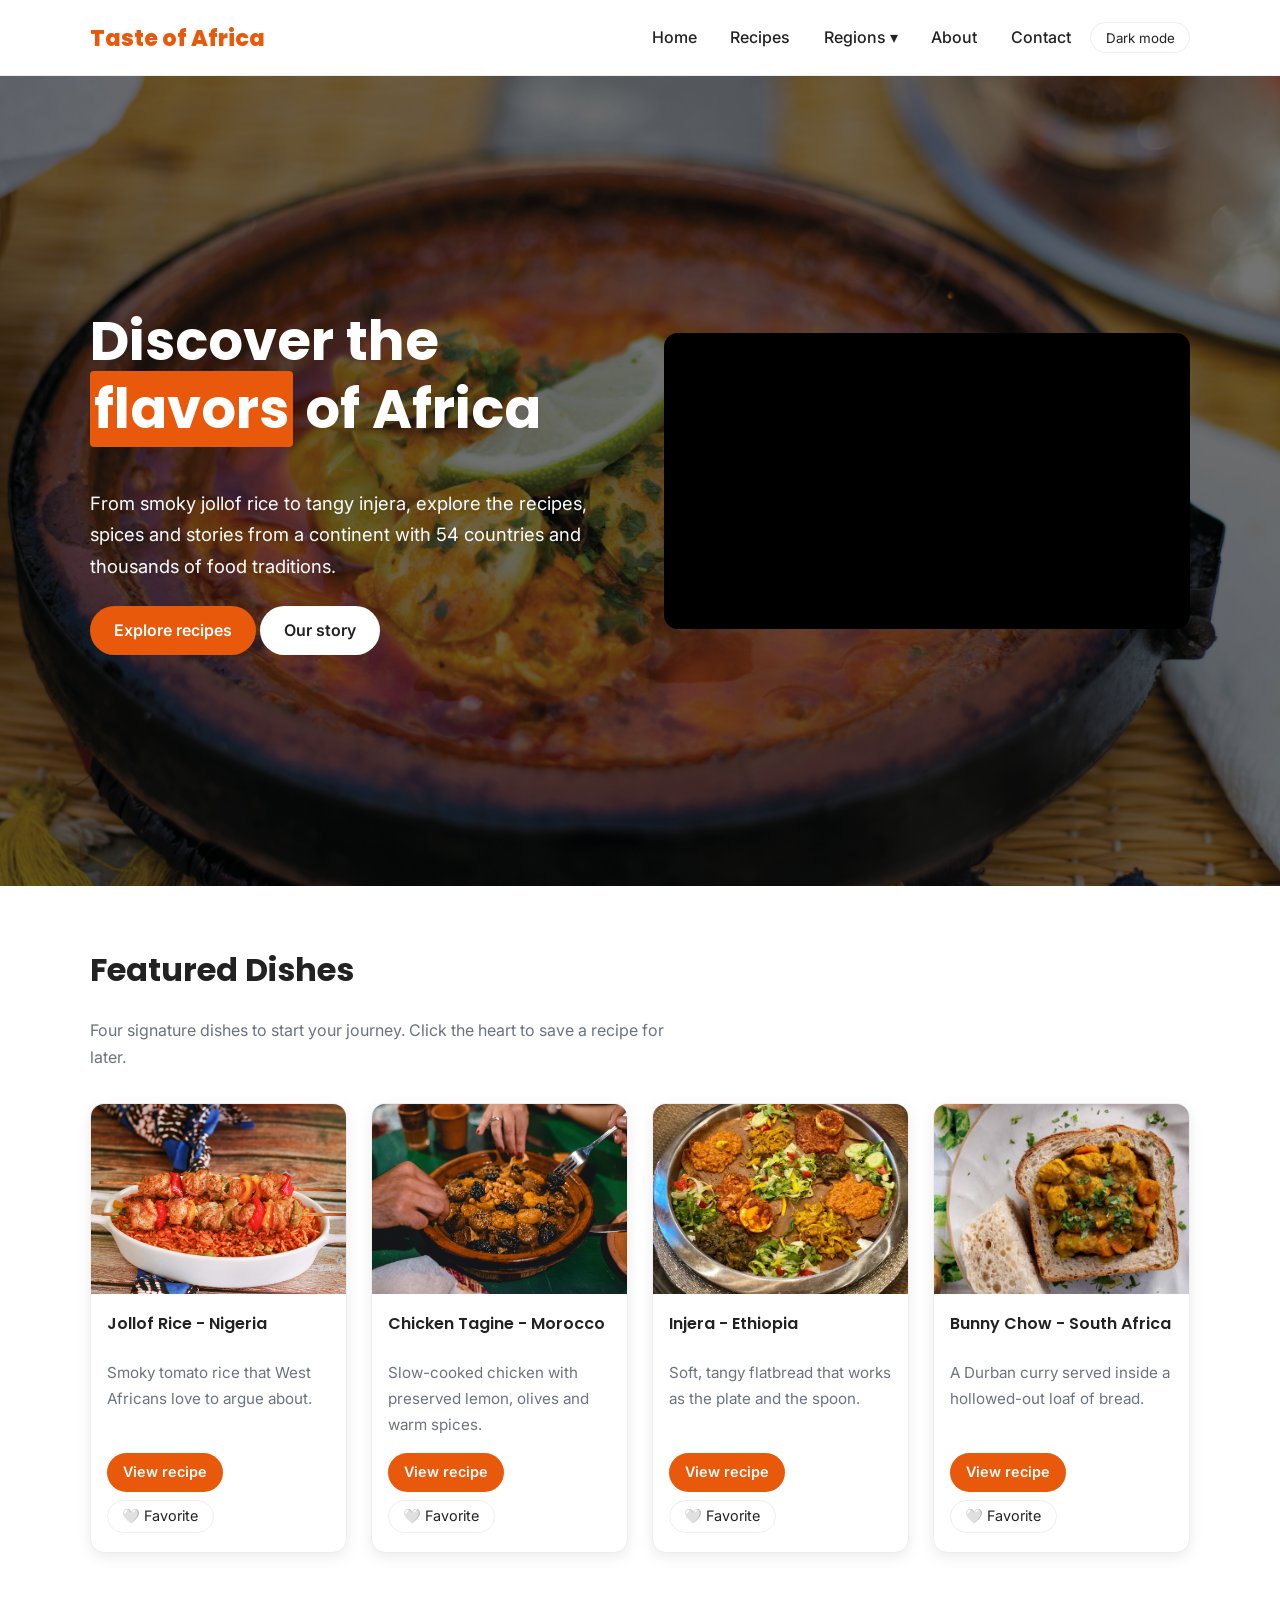
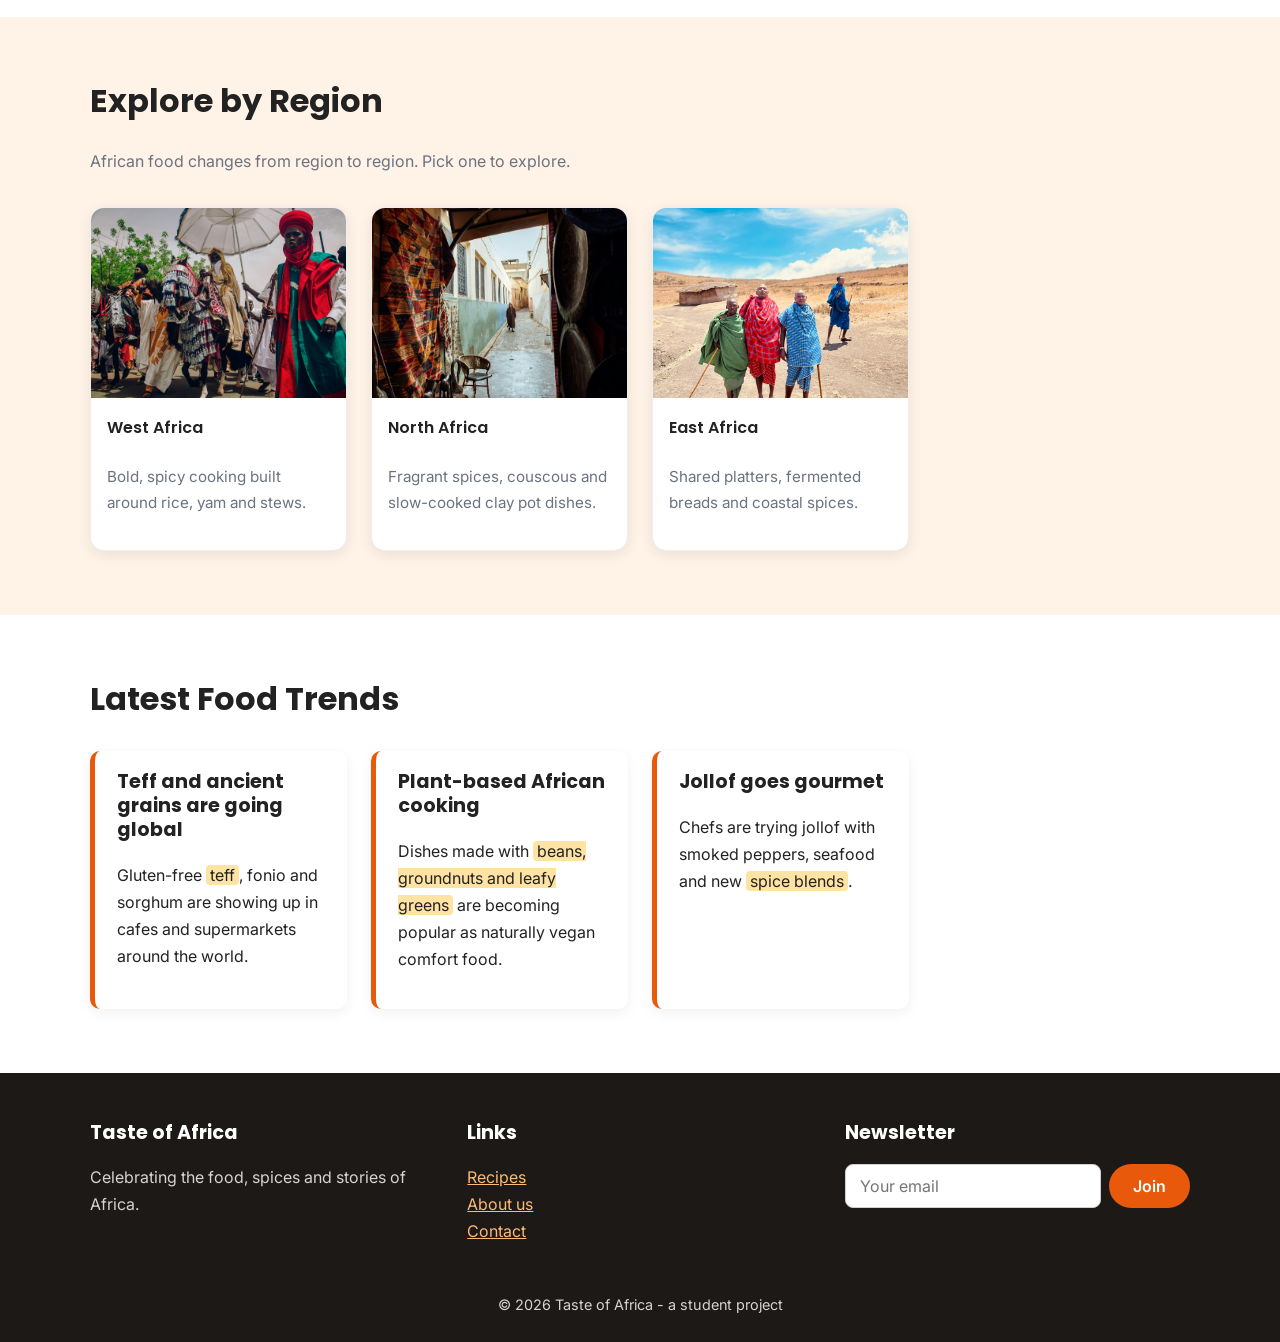
<file: index.html>
<!DOCTYPE html>
<html lang="en">
<head>
  <meta charset="UTF-8">
  <meta name="viewport" content="width=device-width, initial-scale=1.0">
  <title>Home | Taste of Africa</title>
  <link rel="stylesheet" href="styles.css">
</head>
<body>
  <header>
    <div class="container nav-bar">
      <a href="index.html" class="logo">Taste of Africa</a>
      <nav>
        <ul>
          <li><a href="index.html">Home</a></li>
          <li><a href="recipes.html">Recipes</a></li>
          <li class="dropdown">
            <a href="west-africa.html">Regions &#9662;</a>
            <ul class="dropdown-menu">
            <li><a href="west-africa.html">West Africa</a></li>
            <li><a href="north-africa.html">North Africa</a></li>
            <li><a href="east-africa.html">East Africa</a></li>
            <li><a href="southern-africa.html">Southern Africa</a></li>
            </ul>
          </li>
          <li><a href="about.html">About</a></li>
          <li><a href="contact.html">Contact</a></li>
          <li><button id="dark-btn" type="button">Dark mode</button></li>
        </ul>
      </nav>
    </div>
  </header>

  <main>
    <section class="hero">
      <div class="container hero-content">
        <div>
          <h1>Discover the <mark>flavors</mark> of Africa</h1>
          <p>From smoky jollof rice to tangy injera, explore the recipes, spices and stories from a continent with 54 countries and thousands of food traditions.</p>
          <a href="recipes.html" class="btn">Explore recipes</a>
          <a href="about.html" class="btn btn-light">Our story</a>
        </div>
        <div class="video-box">
          <iframe src="https://www.youtube.com/embed/EfZEArZcfAY" title="Introduction to African food culture" allowfullscreen></iframe>
        </div>
      </div>
    </section>

    <section>
      <div class="container">
        <h2>Featured Dishes</h2>
        <p class="subtitle">Four signature dishes to start your journey. Click the heart to save a recipe for later.</p>
        <div class="grid">
        <article class="card recipe-card" data-region="west-africa" data-id="jollof-rice">
          <figure>
            <img src="images/jollof.jpg" alt="Jollof Rice from Nigeria">
            <figcaption>Jollof Rice - Nigeria</figcaption>
          </figure>
          <div class="card-body">
            <p>Smoky tomato rice that West Africans love to argue about.</p>
            <div class="card-buttons">
              <a href="jollof-rice.html" class="btn small-btn">View recipe</a>
              <button type="button" class="fav-btn" data-id="jollof-rice">🤍 Favorite</button>
            </div>
          </div>
        </article>
        <article class="card recipe-card" data-region="north-africa" data-id="chicken-tagine">
          <figure>
            <img src="images/tagine.jpg" alt="Chicken Tagine from Morocco">
            <figcaption>Chicken Tagine - Morocco</figcaption>
          </figure>
          <div class="card-body">
            <p>Slow-cooked chicken with preserved lemon, olives and warm spices.</p>
            <div class="card-buttons">
              <a href="chicken-tagine.html" class="btn small-btn">View recipe</a>
              <button type="button" class="fav-btn" data-id="chicken-tagine">🤍 Favorite</button>
            </div>
          </div>
        </article>
        <article class="card recipe-card" data-region="east-africa" data-id="injera">
          <figure>
            <img src="images/injera.jpg" alt="Injera from Ethiopia">
            <figcaption>Injera - Ethiopia</figcaption>
          </figure>
          <div class="card-body">
            <p>Soft, tangy flatbread that works as the plate and the spoon.</p>
            <div class="card-buttons">
              <a href="injera.html" class="btn small-btn">View recipe</a>
              <button type="button" class="fav-btn" data-id="injera">🤍 Favorite</button>
            </div>
          </div>
        </article>
        <article class="card recipe-card" data-region="southern-africa" data-id="bunny-chow">
          <figure>
            <img src="images/bunny-chow.jpg" alt="Bunny Chow from South Africa">
            <figcaption>Bunny Chow - South Africa</figcaption>
          </figure>
          <div class="card-body">
            <p>A Durban curry served inside a hollowed-out loaf of bread.</p>
            <div class="card-buttons">
              <a href="bunny-chow.html" class="btn small-btn">View recipe</a>
              <button type="button" class="fav-btn" data-id="bunny-chow">🤍 Favorite</button>
            </div>
          </div>
        </article>
        </div>
      </div>
    </section>

    <section class="section-soft">
      <div class="container">
        <h2>Explore by Region</h2>
        <p class="subtitle">African food changes from region to region. Pick one to explore.</p>
        <div class="grid">
        <a href="west-africa.html" class="card region-card">
          <figure>
            <img src="images/west-africa.jpg" alt="Food market in West Africa">
            <figcaption>West Africa</figcaption>
          </figure>
          <div class="card-body"><p>Bold, spicy cooking built around rice, yam and stews.</p></div>
        </a>
        <a href="north-africa.html" class="card region-card">
          <figure>
            <img src="images/north-africa.jpg" alt="Food market in North Africa">
            <figcaption>North Africa</figcaption>
          </figure>
          <div class="card-body"><p>Fragrant spices, couscous and slow-cooked clay pot dishes.</p></div>
        </a>
        <a href="east-africa.html" class="card region-card">
          <figure>
            <img src="images/east-africa.jpg" alt="Food market in East Africa">
            <figcaption>East Africa</figcaption>
          </figure>
          <div class="card-body"><p>Shared platters, fermented breads and coastal spices.</p></div>
        </a>
        </div>
      </div>
    </section>

    <section>
      <div class="container">
        <h2>Latest Food Trends</h2>
        <div class="grid">
        <article class="trend">
          <h3>Teff and ancient grains are going global</h3>
          <p>Gluten-free <mark>teff</mark>, fonio and sorghum are showing up in cafes and supermarkets around the world.</p>
        </article>
        <article class="trend">
          <h3>Plant-based African cooking</h3>
          <p>Dishes made with <mark>beans, groundnuts and leafy greens</mark> are becoming popular as naturally vegan comfort food.</p>
        </article>
        <article class="trend">
          <h3>Jollof goes gourmet</h3>
          <p>Chefs are trying jollof with smoked peppers, seafood and new <mark>spice blends</mark>.</p>
        </article>
        </div>
      </div>
    </section>
  </main>

  <footer>
    <div class="container footer-grid">
      <div>
        <h3>Taste of Africa</h3>
        <p>Celebrating the food, spices and stories of Africa.</p>
      </div>
      <div>
        <h3>Links</h3>
        <p><a href="recipes.html">Recipes</a><br><a href="about.html">About us</a><br><a href="contact.html">Contact</a></p>
      </div>
      <div>
        <h3>Newsletter</h3>
        <form id="newsletter-form" class="newsletter">
          <label for="newsletter-email" style="display:none">Email</label>
          <input type="email" id="newsletter-email" placeholder="Your email" required>
          <button type="submit" class="btn">Join</button>
        </form>
        <p id="newsletter-message"></p>
      </div>
    </div>
    <p class="copyright">&copy; 2026 Taste of Africa - a student project</p>
  </footer>

  <script src="script.js"></script>
</body>
</html>
</file>
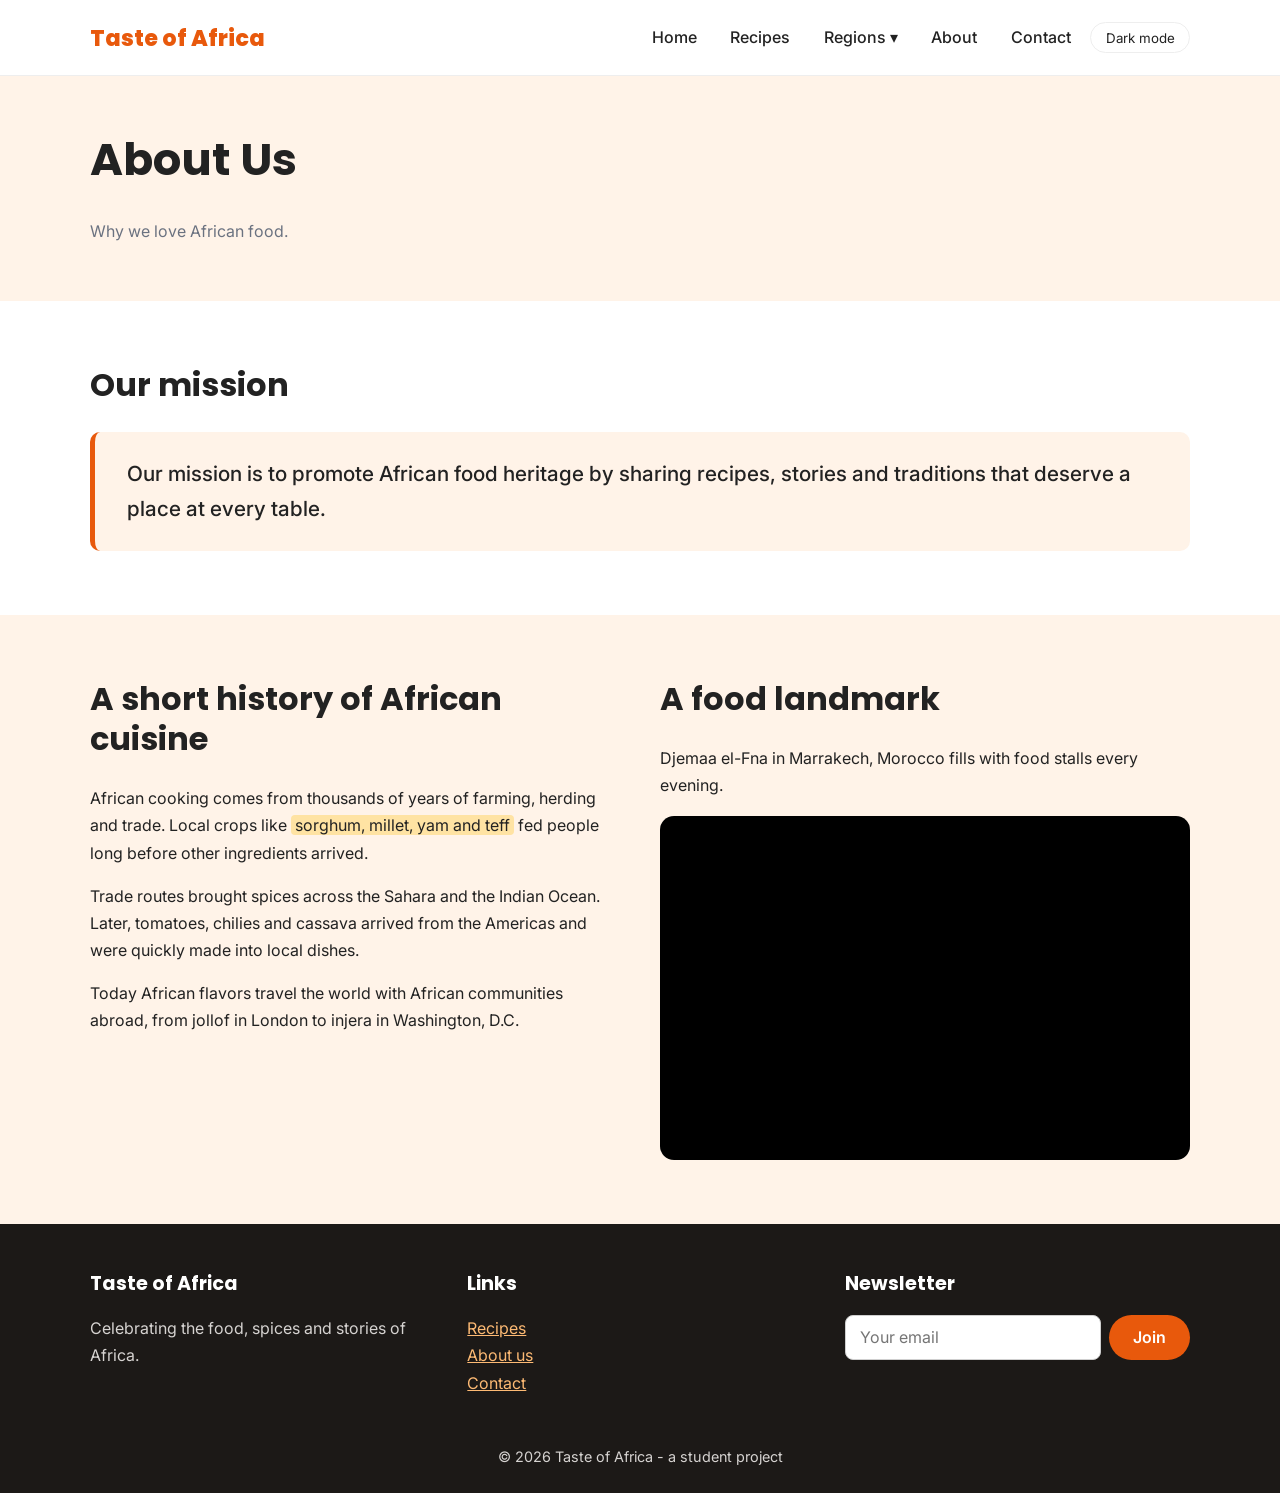
<file: about.html>
<!DOCTYPE html>
<html lang="en">
<head>
  <meta charset="UTF-8">
  <meta name="viewport" content="width=device-width, initial-scale=1.0">
  <title>About Us | Taste of Africa</title>
  <link rel="stylesheet" href="styles.css">
</head>
<body>
  <header>
    <div class="container nav-bar">
      <a href="index.html" class="logo">Taste of Africa</a>
      <nav>
        <ul>
          <li><a href="index.html">Home</a></li>
          <li><a href="recipes.html">Recipes</a></li>
          <li class="dropdown">
            <a href="west-africa.html">Regions &#9662;</a>
            <ul class="dropdown-menu">
            <li><a href="west-africa.html">West Africa</a></li>
            <li><a href="north-africa.html">North Africa</a></li>
            <li><a href="east-africa.html">East Africa</a></li>
            <li><a href="southern-africa.html">Southern Africa</a></li>
            </ul>
          </li>
          <li><a href="about.html">About</a></li>
          <li><a href="contact.html">Contact</a></li>
          <li><button id="dark-btn" type="button">Dark mode</button></li>
        </ul>
      </nav>
    </div>
  </header>

  <main>
    <div class="page-title">
      <div class="container">
        <h1>About Us</h1>
        <p>Why we love African food.</p>
      </div>
    </div>

    <section>
      <div class="container">
        <h2>Our mission</h2>
        <blockquote class="mission">
          Our mission is to promote African food heritage by sharing recipes, stories and traditions that deserve a place at every table.
        </blockquote>
      </div>
    </section>

    <section class="section-soft">
      <div class="container two-columns">
        <div>
          <h2>A short history of African cuisine</h2>
          <p>African cooking comes from thousands of years of farming, herding and trade. Local crops like <mark>sorghum, millet, yam and teff</mark> fed people long before other ingredients arrived.</p>
          <p>Trade routes brought spices across the Sahara and the Indian Ocean. Later, tomatoes, chilies and cassava arrived from the Americas and were quickly made into local dishes.</p>
          <p>Today African flavors travel the world with African communities abroad, from jollof in London to injera in Washington, D.C.</p>
        </div>
        <div>
          <h2>A food landmark</h2>
          <p>Djemaa el-Fna in Marrakech, Morocco fills with food stalls every evening.</p>
          <div class="map-box">
          <iframe src="https://www.google.com/maps?q=Djemaa+el-Fna,+Marrakech,+Morocco&output=embed" title="Map of Djemaa el-Fna, Marrakech"></iframe>
        </div>
        </div>
      </div>
    </section>
  </main>

  <footer>
    <div class="container footer-grid">
      <div>
        <h3>Taste of Africa</h3>
        <p>Celebrating the food, spices and stories of Africa.</p>
      </div>
      <div>
        <h3>Links</h3>
        <p><a href="recipes.html">Recipes</a><br><a href="about.html">About us</a><br><a href="contact.html">Contact</a></p>
      </div>
      <div>
        <h3>Newsletter</h3>
        <form id="newsletter-form" class="newsletter">
          <label for="newsletter-email" style="display:none">Email</label>
          <input type="email" id="newsletter-email" placeholder="Your email" required>
          <button type="submit" class="btn">Join</button>
        </form>
        <p id="newsletter-message"></p>
      </div>
    </div>
    <p class="copyright">&copy; 2026 Taste of Africa - a student project</p>
  </footer>

  <script src="script.js"></script>
</body>
</html>
</file>
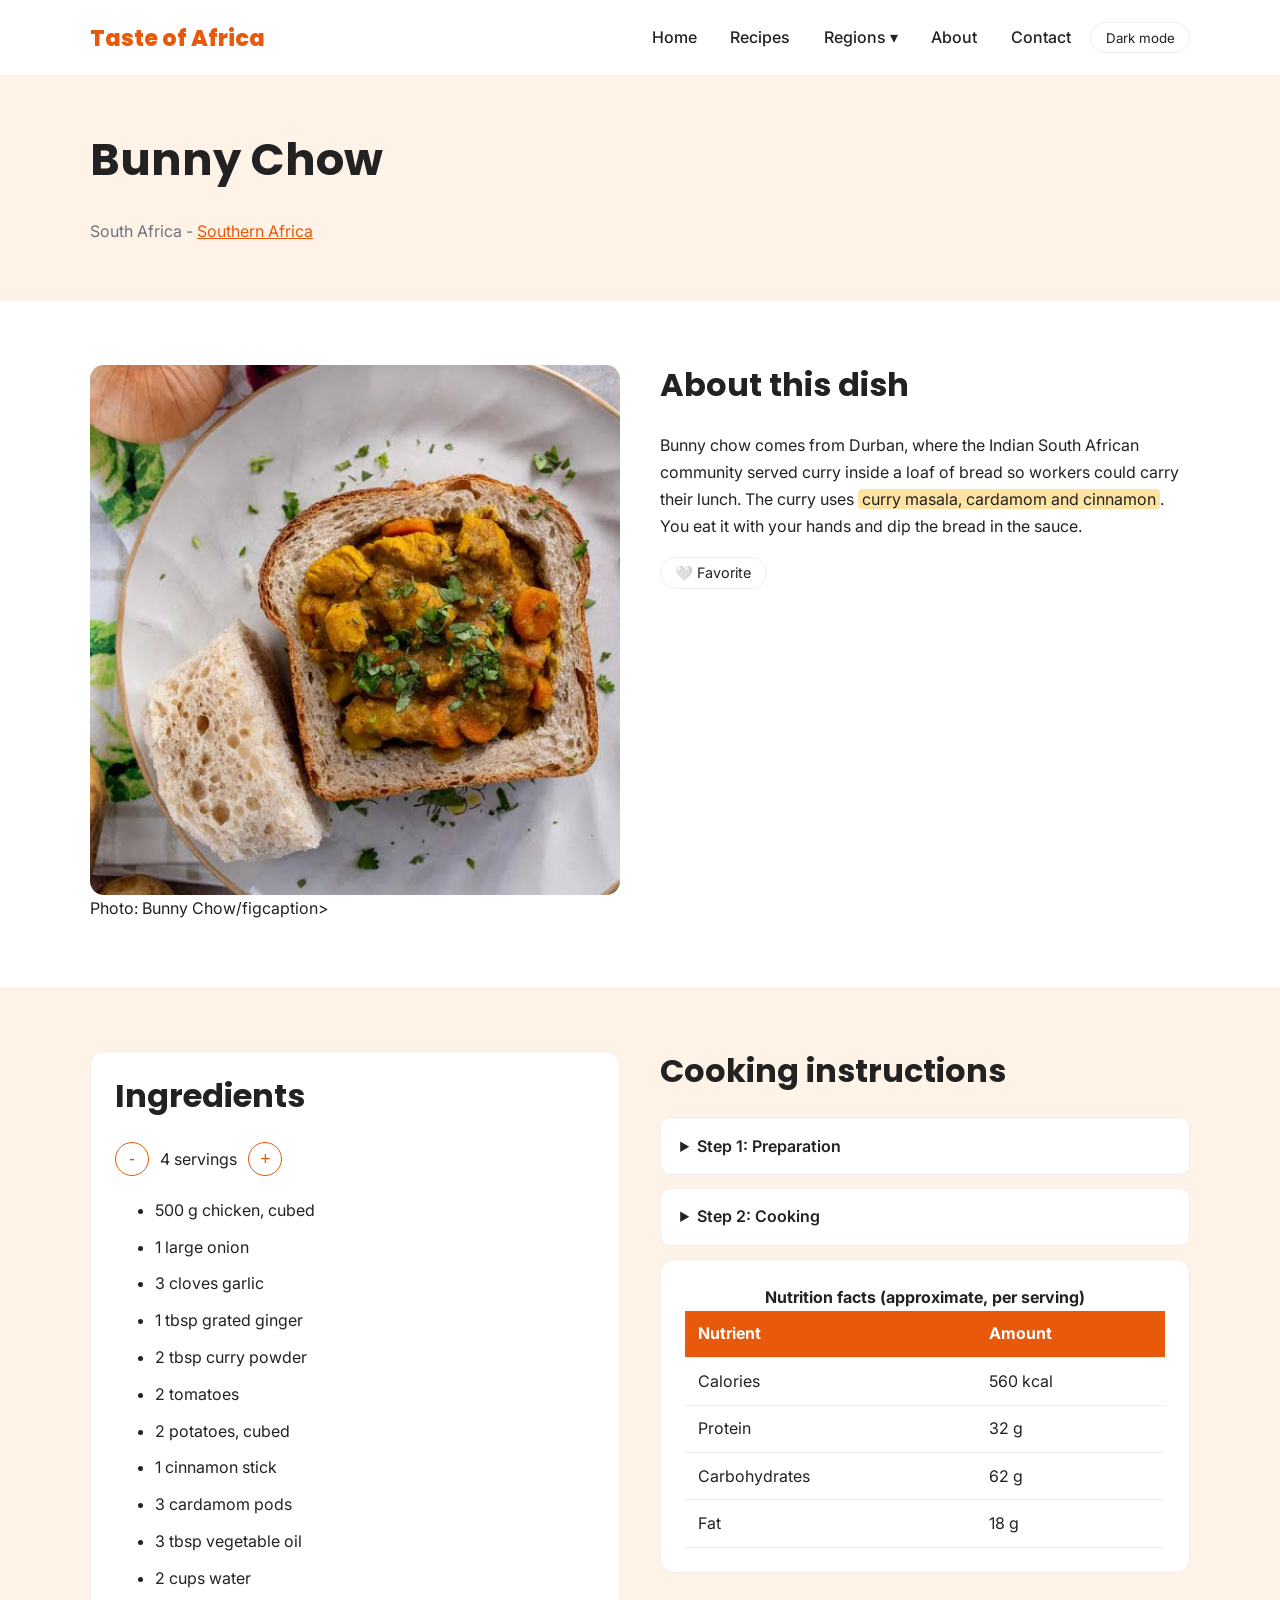
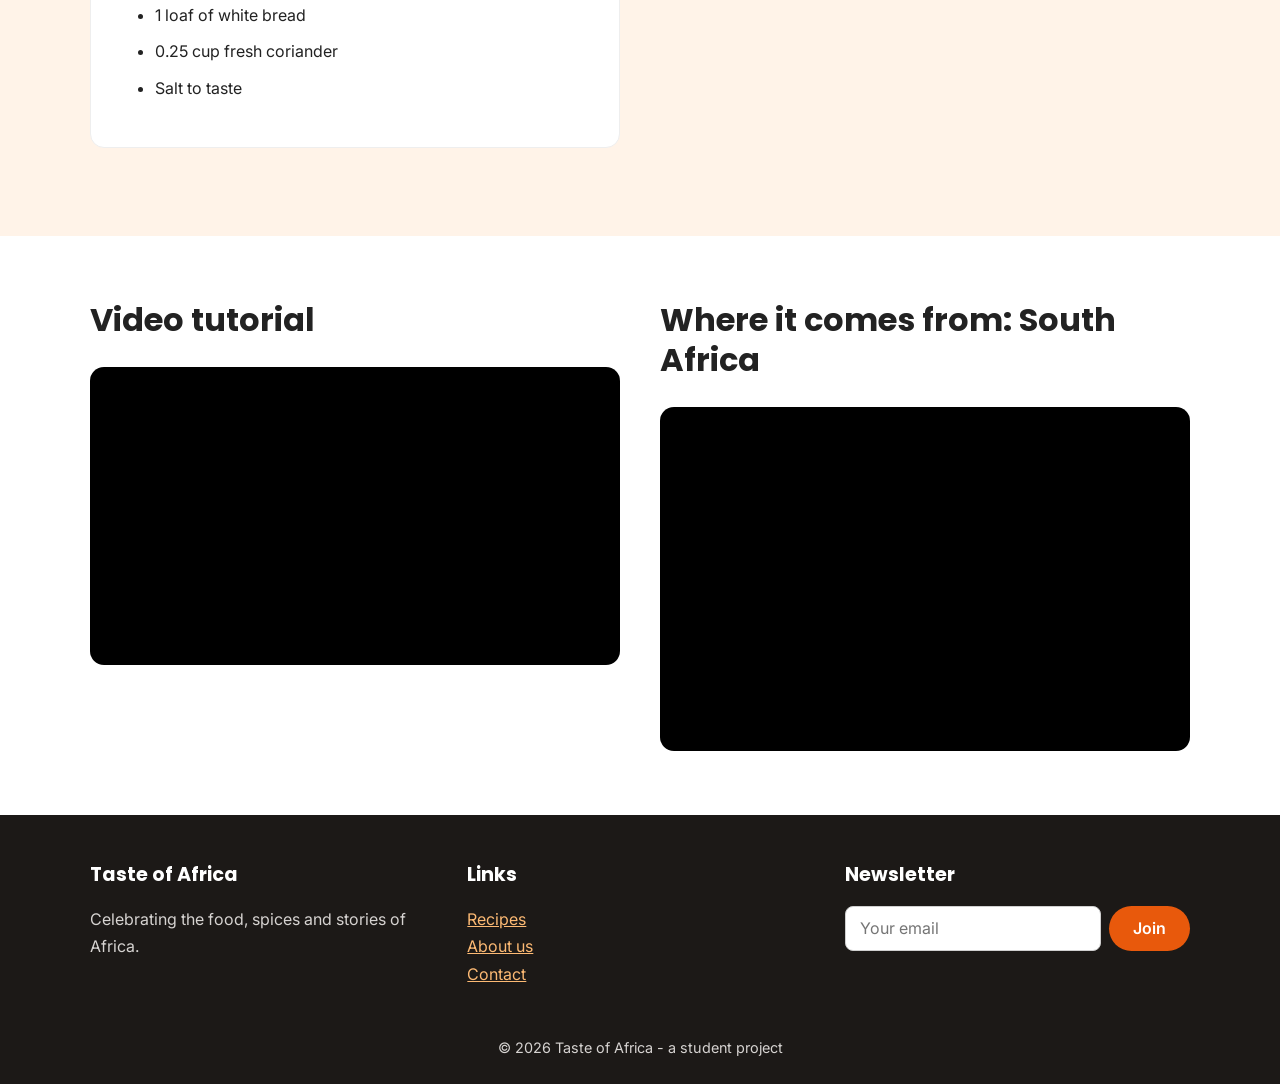
<file: bunny-chow.html>
<!DOCTYPE html>
<html lang="en">
<head>
  <meta charset="UTF-8">
  <meta name="viewport" content="width=device-width, initial-scale=1.0">
  <title>Bunny Chow | Taste of Africa</title>
  <link rel="stylesheet" href="styles.css">
</head>
<body>
  <header>
    <div class="container nav-bar">
      <a href="index.html" class="logo">Taste of Africa</a>
      <nav>
        <ul>
          <li><a href="index.html">Home</a></li>
          <li><a href="recipes.html">Recipes</a></li>
          <li class="dropdown">
            <a href="west-africa.html">Regions &#9662;</a>
            <ul class="dropdown-menu">
            <li><a href="west-africa.html">West Africa</a></li>
            <li><a href="north-africa.html">North Africa</a></li>
            <li><a href="east-africa.html">East Africa</a></li>
            <li><a href="southern-africa.html">Southern Africa</a></li>
            </ul>
          </li>
          <li><a href="about.html">About</a></li>
          <li><a href="contact.html">Contact</a></li>
          <li><button id="dark-btn" type="button">Dark mode</button></li>
        </ul>
      </nav>
    </div>
  </header>

  <main>
    <div class="page-title">
      <div class="container">
        <h1>Bunny Chow</h1>
        <p>South Africa - <a href="southern-africa.html">Southern Africa</a></p>
      </div>
    </div>

    <section>
      <div class="container two-columns">
        <figure style="margin:0">
          <img src="images/bunny-chow.jpg" alt="A plate of Bunny Chow" class="recipe-img">
          <figcaption>Photo: Bunny Chow/figcaption>
        </figure>
        <div>
          <h2>About this dish</h2>
          <p>Bunny chow comes from Durban, where the Indian South African community served curry inside a loaf of bread so workers could carry their lunch. The curry uses <mark>curry masala, cardamom and cinnamon</mark>. You eat it with your hands and dip the bread in the sauce.</p>
          <button type="button" class="fav-btn" data-id="bunny-chow">🤍 Favorite</button>
        </div>
      </div>
    </section>

    <section class="section-soft">
      <div class="container two-columns">
        <div class="box">
          <h2>Ingredients</h2>
          <div class="servings">
            <button type="button" id="minus">-</button>
            <span id="servings-text">4 servings</span>
            <button type="button" id="plus">+</button>
          </div>
          <ul class="ingredients">
            <li><span class="amount" data-amount="500">500</span> g chicken, cubed</li>
            <li><span class="amount" data-amount="1">1</span> large onion</li>
            <li><span class="amount" data-amount="3">3</span> cloves garlic</li>
            <li><span class="amount" data-amount="1">1</span> tbsp grated ginger</li>
            <li><span class="amount" data-amount="2">2</span> tbsp curry powder</li>
            <li><span class="amount" data-amount="2">2</span> tomatoes</li>
            <li><span class="amount" data-amount="2">2</span> potatoes, cubed</li>
            <li><span class="amount" data-amount="1">1</span> cinnamon stick</li>
            <li><span class="amount" data-amount="3">3</span> cardamom pods</li>
            <li><span class="amount" data-amount="3">3</span> tbsp vegetable oil</li>
            <li><span class="amount" data-amount="2">2</span> cups water</li>
            <li><span class="amount" data-amount="1">1</span> loaf of white bread</li>
            <li><span class="amount" data-amount="0.25">0.25</span> cup fresh coriander</li>
            <li>Salt to taste</li>
          </ul>
        </div>
        <div>
          <h2>Cooking instructions</h2>
          <details>
            <summary>Step 1: Preparation</summary>
            <ol>
              <li>Cut the chicken and potatoes into small cubes.</li>
              <li>Cut the loaf into quarters and scoop out the middle, keeping the bread pieces as lids.</li>
            </ol>
          </details>
          <details>
            <summary>Step 2: Cooking</summary>
            <ol>
              <li>Heat the oil and fry the cinnamon and cardamom for 1 minute, then add the onion until golden.</li>
              <li>Add the garlic, ginger and curry powder and stir for 1 minute.</li>
              <li>Add the chicken and tomatoes and cook for 5 minutes, then add the potatoes, water and salt.</li>
              <li>Simmer for 25 to 30 minutes until everything is soft and the sauce is thick.</li>
              <li>Spoon the curry into the bread and top with coriander.</li>
            </ol>
          </details>
          <div class="box">
            <table>
              <caption><strong>Nutrition facts (approximate, per serving)</strong></caption>
              <thead>
                <tr><th>Nutrient</th><th>Amount</th></tr>
              </thead>
              <tbody>
                <tr><td>Calories</td><td>560 kcal</td></tr>
                <tr><td>Protein</td><td>32 g</td></tr>
                <tr><td>Carbohydrates</td><td>62 g</td></tr>
                <tr><td>Fat</td><td>18 g</td></tr>
              </tbody>
            </table>
          </div>
        </div>
      </div>
    </section>

    <section>
      <div class="container two-columns">
        <div>
          <h2>Video tutorial</h2>
          <div class="video-box">
          <iframe src="https://www.youtube.com/embed/wuWNkFNZrUU" title="How to cook Bunny Chow" allowfullscreen></iframe>
        </div>
        </div>
        <div>
          <h2>Where it comes from: South Africa</h2>
          <div class="map-box">
          <iframe src="https://www.google.com/maps?q=Durban,+South+Africa&output=embed" title="Map of South Africa"></iframe>
        </div>
        </div>
      </div>
    </section>
  </main>

  <footer>
    <div class="container footer-grid">
      <div>
        <h3>Taste of Africa</h3>
        <p>Celebrating the food, spices and stories of Africa.</p>
      </div>
      <div>
        <h3>Links</h3>
        <p><a href="recipes.html">Recipes</a><br><a href="about.html">About us</a><br><a href="contact.html">Contact</a></p>
      </div>
      <div>
        <h3>Newsletter</h3>
        <form id="newsletter-form" class="newsletter">
          <label for="newsletter-email" style="display:none">Email</label>
          <input type="email" id="newsletter-email" placeholder="Your email" required>
          <button type="submit" class="btn">Join</button>
        </form>
        <p id="newsletter-message"></p>
      </div>
    </div>
    <p class="copyright">&copy; 2026 Taste of Africa - a student project</p>
  </footer>

  <script src="script.js"></script>
</body>
</html>
</file>
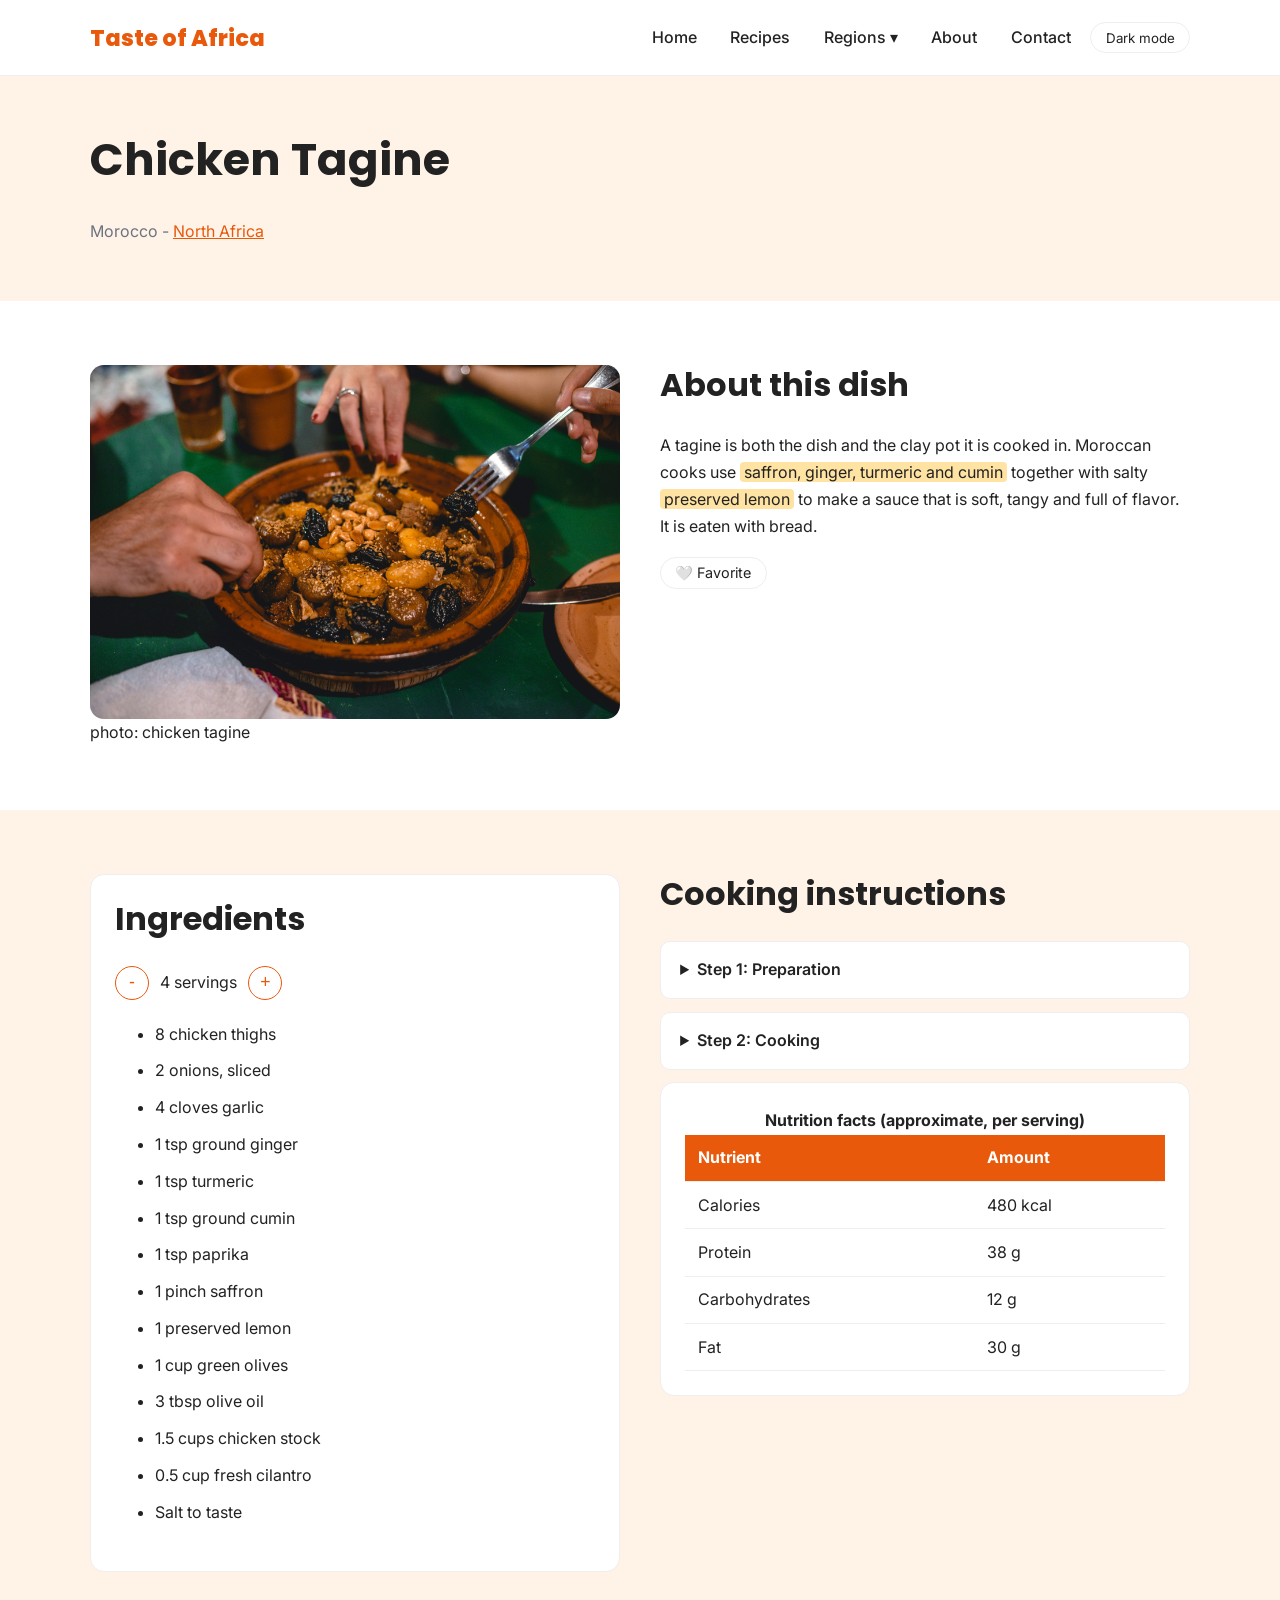
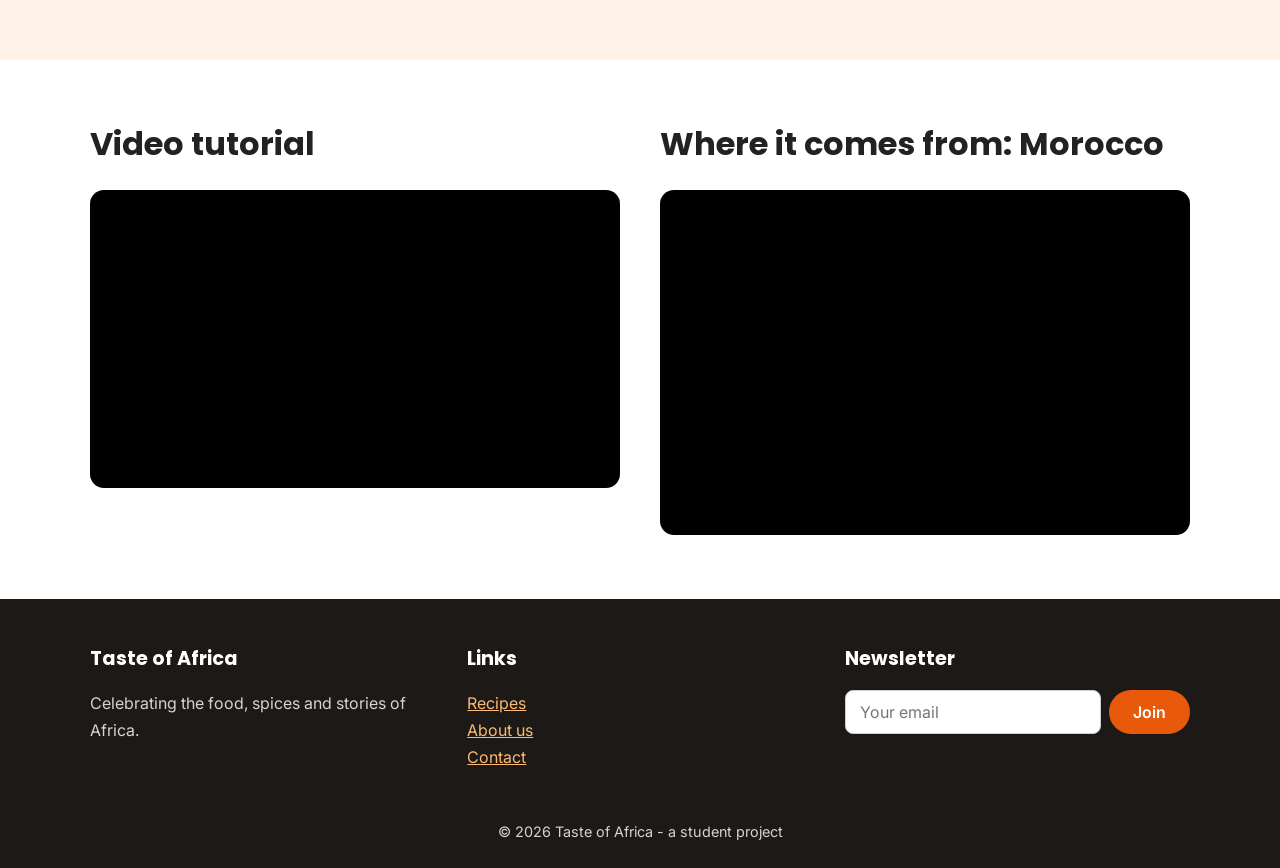
<file: chicken-tagine.html>
<!DOCTYPE html>
<html lang="en">
<head>
  <meta charset="UTF-8">
  <meta name="viewport" content="width=device-width, initial-scale=1.0">
  <title>Chicken Tagine | Taste of Africa</title>
  <link rel="stylesheet" href="styles.css">
</head>
<body>
  <header>
    <div class="container nav-bar">
      <a href="index.html" class="logo">Taste of Africa</a>
      <nav>
        <ul>
          <li><a href="index.html">Home</a></li>
          <li><a href="recipes.html">Recipes</a></li>
          <li class="dropdown">
            <a href="west-africa.html">Regions &#9662;</a>
            <ul class="dropdown-menu">
            <li><a href="west-africa.html">West Africa</a></li>
            <li><a href="north-africa.html">North Africa</a></li>
            <li><a href="east-africa.html">East Africa</a></li>
            <li><a href="southern-africa.html">Southern Africa</a></li>
            </ul>
          </li>
          <li><a href="about.html">About</a></li>
          <li><a href="contact.html">Contact</a></li>
          <li><button id="dark-btn" type="button">Dark mode</button></li>
        </ul>
      </nav>
    </div>
  </header>

  <main>
    <div class="page-title">
      <div class="container">
        <h1>Chicken Tagine</h1>
        <p>Morocco - <a href="north-africa.html">North Africa</a></p>
      </div>
    </div>

    <section>
      <div class="container two-columns">
        <figure style="margin:0">
          <img src="images/tagine.jpg" alt="a plate of chicken tagine" class="recipe-img">
          <figcaption>photo: chicken tagine</figcaption>
        </figure>
        <div>
          <h2>About this dish</h2>
          <p>A tagine is both the dish and the clay pot it is cooked in. Moroccan cooks use <mark>saffron, ginger, turmeric and cumin</mark> together with salty <mark>preserved lemon</mark> to make a sauce that is soft, tangy and full of flavor. It is eaten with bread.</p>
          <button type="button" class="fav-btn" data-id="chicken-tagine">🤍 Favorite</button>
        </div>
      </div>
    </section>

    <section class="section-soft">
      <div class="container two-columns">
        <div class="box">
          <h2>Ingredients</h2>
          <div class="servings">
            <button type="button" id="minus">-</button>
            <span id="servings-text">4 servings</span>
            <button type="button" id="plus">+</button>
          </div>
          <ul class="ingredients">
            <li><span class="amount" data-amount="8">8</span> chicken thighs</li>
            <li><span class="amount" data-amount="2">2</span> onions, sliced</li>
            <li><span class="amount" data-amount="4">4</span> cloves garlic</li>
            <li><span class="amount" data-amount="1">1</span> tsp ground ginger</li>
            <li><span class="amount" data-amount="1">1</span> tsp turmeric</li>
            <li><span class="amount" data-amount="1">1</span> tsp ground cumin</li>
            <li><span class="amount" data-amount="1">1</span> tsp paprika</li>
            <li><span class="amount" data-amount="1">1</span> pinch saffron</li>
            <li><span class="amount" data-amount="1">1</span> preserved lemon</li>
            <li><span class="amount" data-amount="1">1</span> cup green olives</li>
            <li><span class="amount" data-amount="3">3</span> tbsp olive oil</li>
            <li><span class="amount" data-amount="1.5">1.5</span> cups chicken stock</li>
            <li><span class="amount" data-amount="0.5">0.5</span> cup fresh cilantro</li>
            <li>Salt to taste</li>
          </ul>
        </div>
        <div>
          <h2>Cooking instructions</h2>
          <details>
            <summary>Step 1: Preparation</summary>
            <ol>
              <li>Mix the spices with salt and pepper and rub them on the chicken. Leave for 30 minutes.</li>
              <li>Slice the onions, crush the garlic and cut the preserved lemon into quarters.</li>
            </ol>
          </details>
          <details>
            <summary>Step 2: Cooking</summary>
            <ol>
              <li>Brown the chicken in olive oil in a heavy pot, then take it out.</li>
              <li>Cook the onions and garlic in the same pot until soft.</li>
              <li>Put the chicken back, add the stock and saffron, cover and simmer for 40 minutes.</li>
              <li>Add the lemon and olives and cook without the lid for 15 minutes.</li>
              <li>Sprinkle with cilantro and serve with bread or couscous.</li>
            </ol>
          </details>
          <div class="box">
            <table>
              <caption><strong>Nutrition facts (approximate, per serving)</strong></caption>
              <thead>
                <tr><th>Nutrient</th><th>Amount</th></tr>
              </thead>
              <tbody>
                <tr><td>Calories</td><td>480 kcal</td></tr>
                <tr><td>Protein</td><td>38 g</td></tr>
                <tr><td>Carbohydrates</td><td>12 g</td></tr>
                <tr><td>Fat</td><td>30 g</td></tr>
              </tbody>
            </table>
          </div>
        </div>
      </div>
    </section>

    <section>
      <div class="container two-columns">
        <div>
          <h2>Video tutorial</h2>
          <div class="video-box">
          <iframe src="https://www.youtube.com/embed/nZPaNd2S8Dw" title="How to cook Chicken Tagine" allowfullscreen></iframe>
        </div>
        </div>
        <div>
          <h2>Where it comes from: Morocco</h2>
          <div class="map-box">
          <iframe src="https://www.google.com/maps?q=Morocco&output=embed" title="Map of Morocco"></iframe>
        </div>
        </div>
      </div>
    </section>
  </main>

  <footer>
    <div class="container footer-grid">
      <div>
        <h3>Taste of Africa</h3>
        <p>Celebrating the food, spices and stories of Africa.</p>
      </div>
      <div>
        <h3>Links</h3>
        <p><a href="recipes.html">Recipes</a><br><a href="about.html">About us</a><br><a href="contact.html">Contact</a></p>
      </div>
      <div>
        <h3>Newsletter</h3>
        <form id="newsletter-form" class="newsletter">
          <label for="newsletter-email" style="display:none">Email</label>
          <input type="email" id="newsletter-email" placeholder="Your email" required>
          <button type="submit" class="btn">Join</button>
        </form>
        <p id="newsletter-message"></p>
      </div>
    </div>
    <p class="copyright">&copy; 2026 Taste of Africa - a student project</p>
  </footer>

  <script src="script.js"></script>
</body>
</html>
</file>
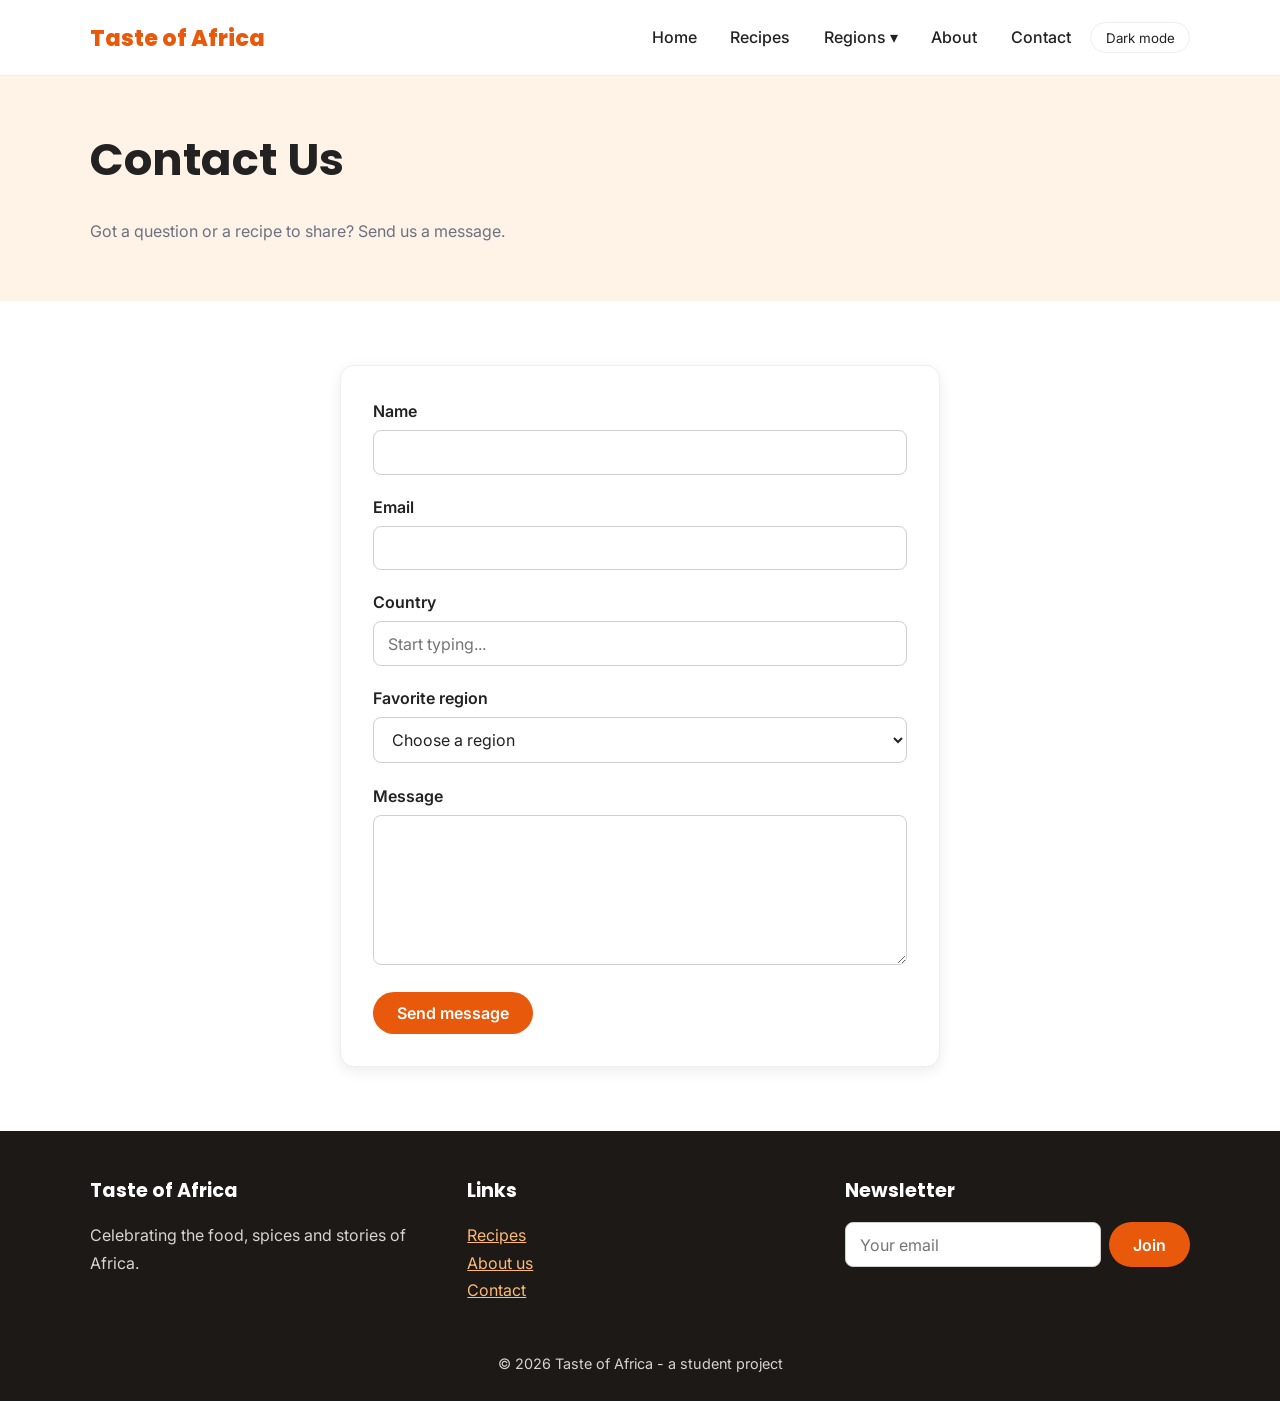
<file: contact.html>
<!DOCTYPE html>
<html lang="en">
<head>
  <meta charset="UTF-8">
  <meta name="viewport" content="width=device-width, initial-scale=1.0">
  <title>Contact | Taste of Africa</title>
  <link rel="stylesheet" href="styles.css">
</head>
<body>
  <header>
    <div class="container nav-bar">
      <a href="index.html" class="logo">Taste of Africa</a>
      <nav>
        <ul>
          <li><a href="index.html">Home</a></li>
          <li><a href="recipes.html">Recipes</a></li>
          <li class="dropdown">
            <a href="west-africa.html">Regions &#9662;</a>
            <ul class="dropdown-menu">
            <li><a href="west-africa.html">West Africa</a></li>
            <li><a href="north-africa.html">North Africa</a></li>
            <li><a href="east-africa.html">East Africa</a></li>
            <li><a href="southern-africa.html">Southern Africa</a></li>
            </ul>
          </li>
          <li><a href="about.html">About</a></li>
          <li><a href="contact.html">Contact</a></li>
          <li><button id="dark-btn" type="button">Dark mode</button></li>
        </ul>
      </nav>
    </div>
  </header>

  <main>
    <div class="page-title">
      <div class="container">
        <h1>Contact Us</h1>
        <p>Got a question or a recipe to share? Send us a message.</p>
      </div>
    </div>

    <section>
      <div class="container">
        <div class="form-box">
          <form id="contact-form">
            <div class="form-row">
              <label for="name">Name</label>
              <input type="text" id="name" required>
            </div>
            <div class="form-row">
              <label for="email">Email</label>
              <input type="email" id="email" required>
            </div>
            <div class="form-row">
              <label for="country">Country</label>
              <input type="text" id="country" list="countries" placeholder="Start typing...">
              <datalist id="countries">
          <option value="Algeria">
          <option value="Egypt">
          <option value="Ethiopia">
          <option value="Ghana">
          <option value="Kenya">
          <option value="Morocco">
          <option value="Nigeria">
          <option value="Rwanda">
          <option value="Senegal">
          <option value="South Africa">
          <option value="Tanzania">
          <option value="Uganda">
          <option value="United Kingdom">
          <option value="United States">
              </datalist>
            </div>
            <div class="form-row">
              <label for="region">Favorite region</label>
              <select id="region">
                <option value="">Choose a region</option>
                <option>West Africa</option>
                <option>North Africa</option>
                <option>East Africa</option>
                <option>Southern Africa</option>
              </select>
            </div>
            <div class="form-row">
              <label for="message">Message</label>
              <textarea id="message" required></textarea>
              <p id="error-text" class="error"></p>
            </div>
            <button type="submit" class="btn">Send message</button>
          </form>
          <p id="thanks" class="thanks hidden"></p>
        </div>
      </div>
    </section>
  </main>

  <footer>
    <div class="container footer-grid">
      <div>
        <h3>Taste of Africa</h3>
        <p>Celebrating the food, spices and stories of Africa.</p>
      </div>
      <div>
        <h3>Links</h3>
        <p><a href="recipes.html">Recipes</a><br><a href="about.html">About us</a><br><a href="contact.html">Contact</a></p>
      </div>
      <div>
        <h3>Newsletter</h3>
        <form id="newsletter-form" class="newsletter">
          <label for="newsletter-email" style="display:none">Email</label>
          <input type="email" id="newsletter-email" placeholder="Your email" required>
          <button type="submit" class="btn">Join</button>
        </form>
        <p id="newsletter-message"></p>
      </div>
    </div>
    <p class="copyright">&copy; 2026 Taste of Africa - a student project</p>
  </footer>

  <script src="script.js"></script>
</body>
</html>
</file>
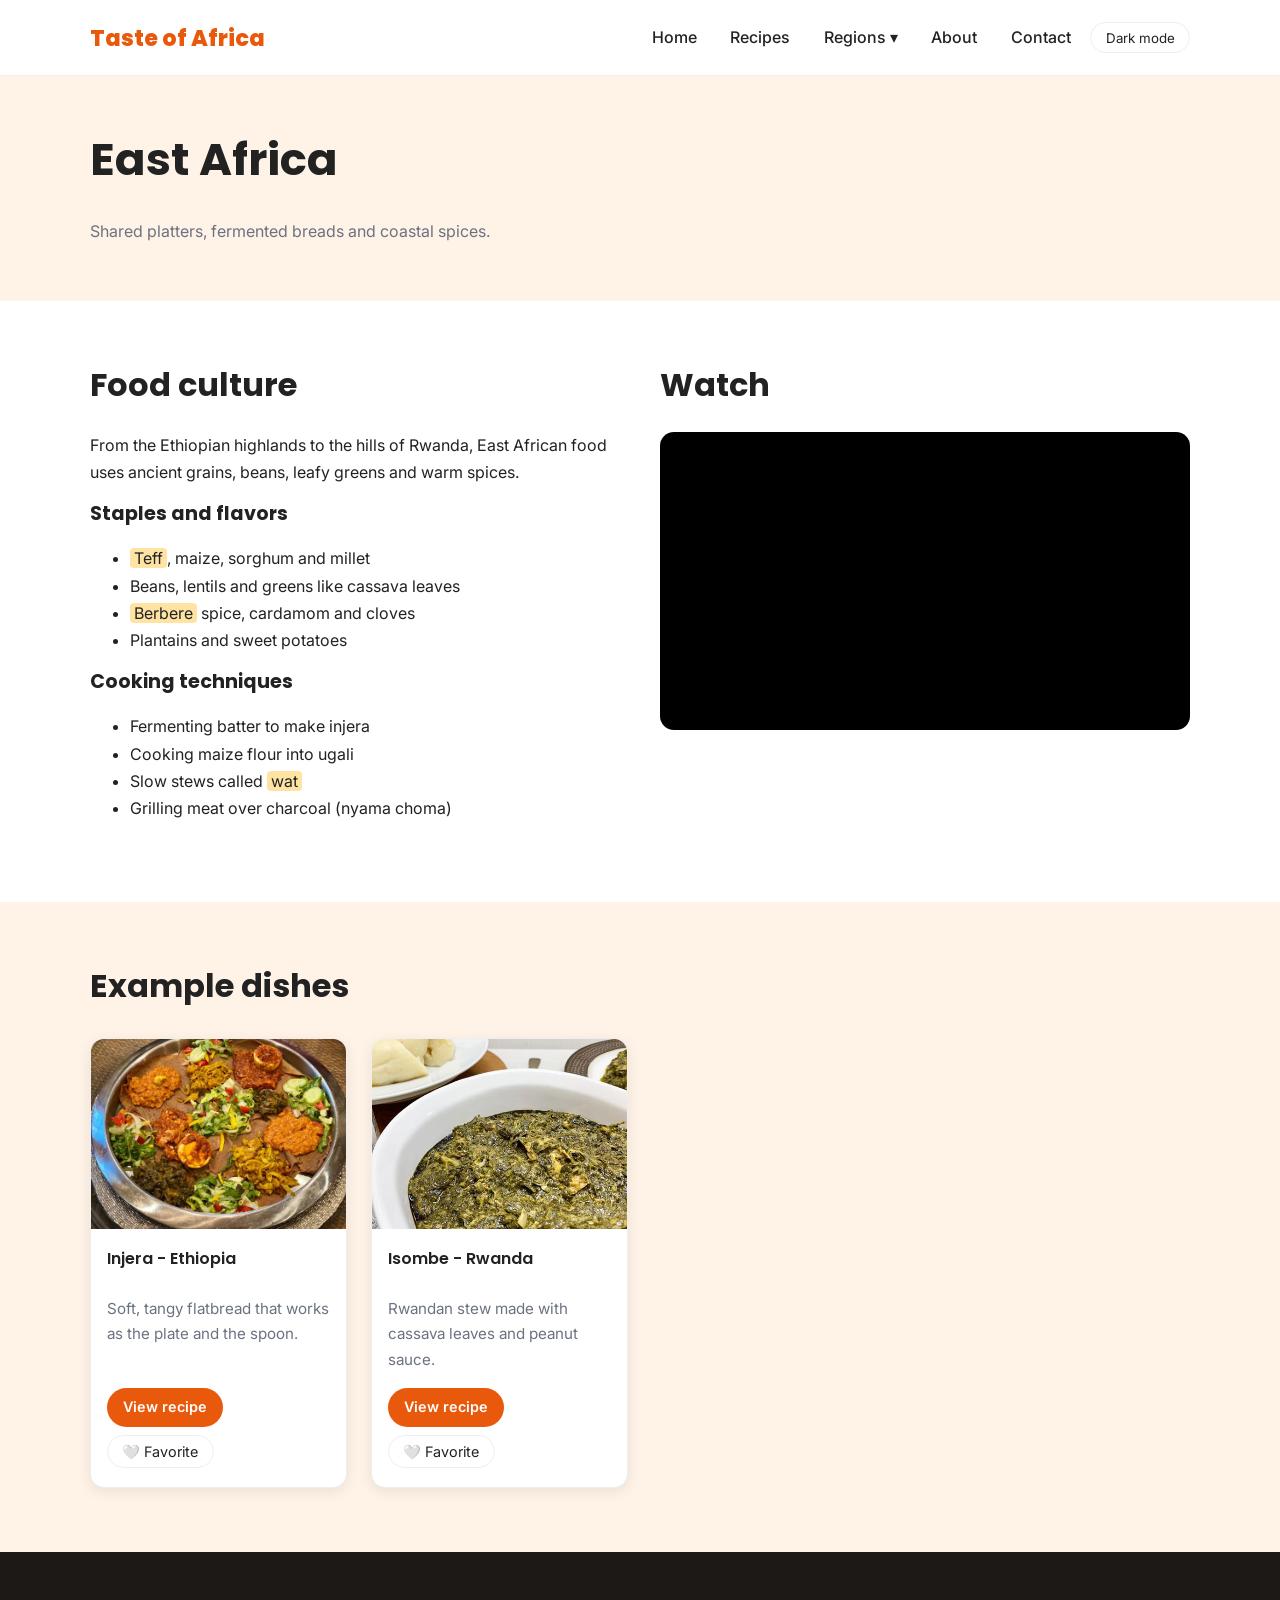
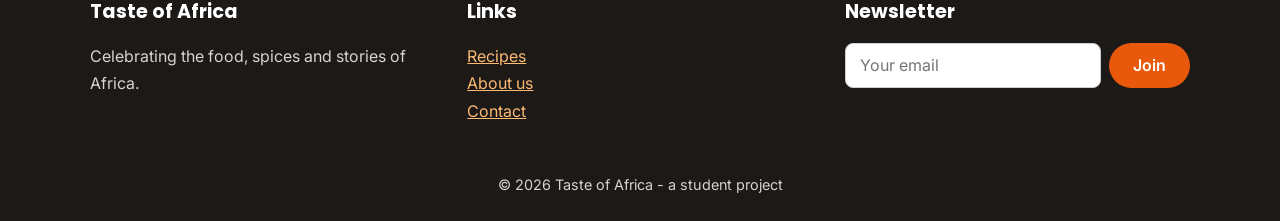
<file: east-africa.html>
<!DOCTYPE html>
<html lang="en">
<head>
  <meta charset="UTF-8">
  <meta name="viewport" content="width=device-width, initial-scale=1.0">
  <title>East Africa | Taste of Africa</title>
  <link rel="stylesheet" href="styles.css">
</head>
<body>
  <header>
    <div class="container nav-bar">
      <a href="index.html" class="logo">Taste of Africa</a>
      <nav>
        <ul>
          <li><a href="index.html">Home</a></li>
          <li><a href="recipes.html">Recipes</a></li>
          <li class="dropdown">
            <a href="west-africa.html">Regions &#9662;</a>
            <ul class="dropdown-menu">
            <li><a href="west-africa.html">West Africa</a></li>
            <li><a href="north-africa.html">North Africa</a></li>
            <li><a href="east-africa.html">East Africa</a></li>
            <li><a href="southern-africa.html">Southern Africa</a></li>
            </ul>
          </li>
          <li><a href="about.html">About</a></li>
          <li><a href="contact.html">Contact</a></li>
          <li><button id="dark-btn" type="button">Dark mode</button></li>
        </ul>
      </nav>
    </div>
  </header>

  <main>
    <div class="page-title">
      <div class="container">
        <h1>East Africa</h1>
        <p>Shared platters, fermented breads and coastal spices.</p>
      </div>
    </div>

    <section>
      <div class="container two-columns">
        <div>
          <h2>Food culture</h2>
          <p>From the Ethiopian highlands to the hills of Rwanda, East African food uses ancient grains, beans, leafy greens and warm spices.</p>
          <h3>Staples and flavors</h3>
          <ul>
          <li><mark>Teff</mark>, maize, sorghum and millet</li>
          <li>Beans, lentils and greens like cassava leaves</li>
          <li><mark>Berbere</mark> spice, cardamom and cloves</li>
          <li>Plantains and sweet potatoes</li>
          </ul>
          <h3>Cooking techniques</h3>
          <ul>
          <li>Fermenting batter to make injera</li>
          <li>Cooking maize flour into ugali</li>
          <li>Slow stews called <mark>wat</mark></li>
          <li>Grilling meat over charcoal (nyama choma)</li>
          </ul>
        </div>
        <div>
          <h2>Watch</h2>
          <div class="video-box">
          <iframe src="https://www.youtube.com/embed/VLDlO2CIMbQ" title="Cooking from East Africa" allowfullscreen></iframe>
        </div>
        </div>
      </div>
    </section>

    <section class="section-soft">
      <div class="container">
        <h2>Example dishes</h2>
        <div class="grid">
        <article class="card recipe-card" data-region="east-africa" data-id="injera">
          <figure>
            <img src="images/injera.jpg" alt="Injera from Ethiopia">
            <figcaption>Injera - Ethiopia</figcaption>
          </figure>
          <div class="card-body">
            <p>Soft, tangy flatbread that works as the plate and the spoon.</p>
            <div class="card-buttons">
              <a href="injera.html" class="btn small-btn">View recipe</a>
              <button type="button" class="fav-btn" data-id="injera">🤍 Favorite</button>
            </div>
          </div>
        </article>
        <article class="card recipe-card" data-region="east-africa" data-id="isombe">
          <figure>
            <img src="images/isombe.jpg" alt="Isombe from Rwanda">
            <figcaption>Isombe - Rwanda</figcaption>
          </figure>
          <div class="card-body">
            <p>Rwandan stew made with cassava leaves and peanut sauce.</p>
            <div class="card-buttons">
              <a href="isombe.html" class="btn small-btn">View recipe</a>
              <button type="button" class="fav-btn" data-id="isombe">🤍 Favorite</button>
            </div>
          </div>
        </article>
        </div>
      </div>
    </section>
  </main>

  <footer>
    <div class="container footer-grid">
      <div>
        <h3>Taste of Africa</h3>
        <p>Celebrating the food, spices and stories of Africa.</p>
      </div>
      <div>
        <h3>Links</h3>
        <p><a href="recipes.html">Recipes</a><br><a href="about.html">About us</a><br><a href="contact.html">Contact</a></p>
      </div>
      <div>
        <h3>Newsletter</h3>
        <form id="newsletter-form" class="newsletter">
          <label for="newsletter-email" style="display:none">Email</label>
          <input type="email" id="newsletter-email" placeholder="Your email" required>
          <button type="submit" class="btn">Join</button>
        </form>
        <p id="newsletter-message"></p>
      </div>
    </div>
    <p class="copyright">&copy; 2026 Taste of Africa - a student project</p>
  </footer>

  <script src="script.js"></script>
</body>
</html>
</file>
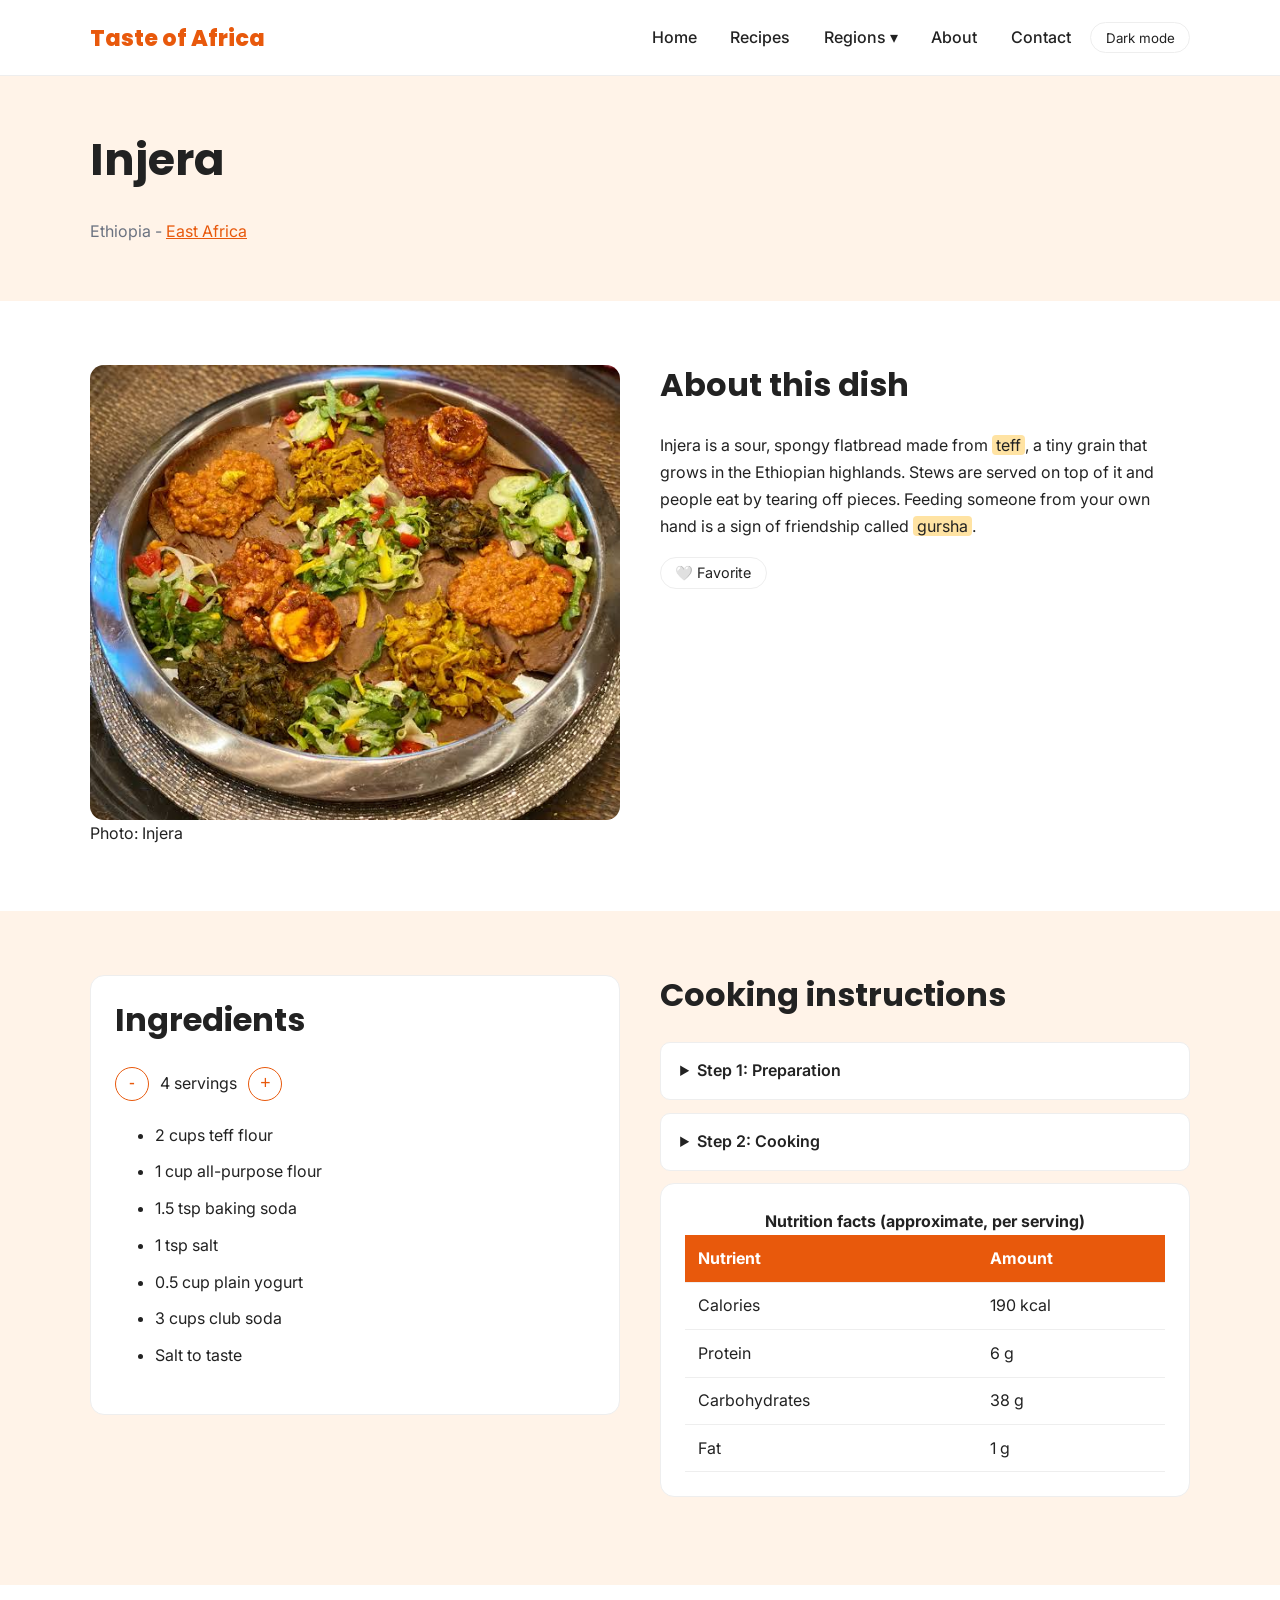
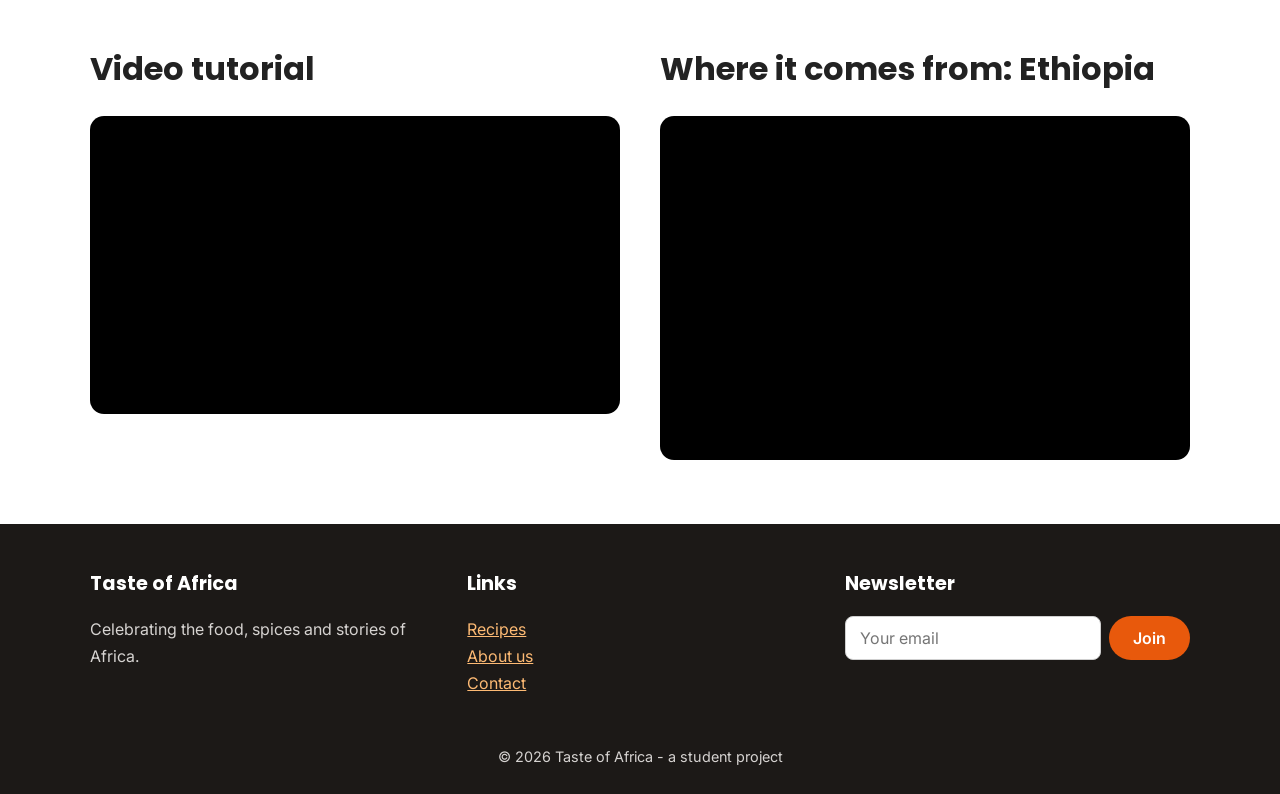
<file: injera.html>
<!DOCTYPE html>
<html lang="en">
<head>
  <meta charset="UTF-8">
  <meta name="viewport" content="width=device-width, initial-scale=1.0">
  <title>Injera | Taste of Africa</title>
  <link rel="stylesheet" href="styles.css">
</head>
<body>
  <header>
    <div class="container nav-bar">
      <a href="index.html" class="logo">Taste of Africa</a>
      <nav>
        <ul>
          <li><a href="index.html">Home</a></li>
          <li><a href="recipes.html">Recipes</a></li>
          <li class="dropdown">
            <a href="west-africa.html">Regions &#9662;</a>
            <ul class="dropdown-menu">
            <li><a href="west-africa.html">West Africa</a></li>
            <li><a href="north-africa.html">North Africa</a></li>
            <li><a href="east-africa.html">East Africa</a></li>
            <li><a href="southern-africa.html">Southern Africa</a></li>
            </ul>
          </li>
          <li><a href="about.html">About</a></li>
          <li><a href="contact.html">Contact</a></li>
          <li><button id="dark-btn" type="button">Dark mode</button></li>
        </ul>
      </nav>
    </div>
  </header>

  <main>
    <div class="page-title">
      <div class="container">
        <h1>Injera</h1>
        <p>Ethiopia - <a href="east-africa.html">East Africa</a></p>
      </div>
    </div>

    <section>
      <div class="container two-columns">
        <figure style="margin:0">
          <img src="images/injera.jpg" alt="A plate of Injera" class="recipe-img">
          <figcaption>Photo: Injera</figcaption>
        </figure>
        <div>
          <h2>About this dish</h2>
          <p>Injera is a sour, spongy flatbread made from <mark>teff</mark>, a tiny grain that grows in the Ethiopian highlands. Stews are served on top of it and people eat by tearing off pieces. Feeding someone from your own hand is a sign of friendship called <mark>gursha</mark>.</p>
          <button type="button" class="fav-btn" data-id="injera">🤍 Favorite</button>
        </div>
      </div>
    </section>

    <section class="section-soft">
      <div class="container two-columns">
        <div class="box">
          <h2>Ingredients</h2>
          <div class="servings">
            <button type="button" id="minus">-</button>
            <span id="servings-text">4 servings</span>
            <button type="button" id="plus">+</button>
          </div>
          <ul class="ingredients">
            <li><span class="amount" data-amount="2">2</span> cups teff flour</li>
            <li><span class="amount" data-amount="1">1</span> cup all-purpose flour</li>
            <li><span class="amount" data-amount="1.5">1.5</span> tsp baking soda</li>
            <li><span class="amount" data-amount="1">1</span> tsp salt</li>
            <li><span class="amount" data-amount="0.5">0.5</span> cup plain yogurt</li>
            <li><span class="amount" data-amount="3">3</span> cups club soda</li>
            <li>Salt to taste</li>
          </ul>
        </div>
        <div>
          <h2>Cooking instructions</h2>
          <details>
            <summary>Step 1: Preparation</summary>
            <ol>
              <li>Mix the teff flour, all-purpose flour, baking soda and salt in a big bowl.</li>
              <li>Stir the yogurt into the club soda, then pour it into the flour to make a thin batter.</li>
              <li>Let the batter rest for 15 minutes.</li>
            </ol>
          </details>
          <details>
            <summary>Step 2: Cooking</summary>
            <ol>
              <li>Heat a non-stick pan on medium-high heat and rub a little oil on it.</li>
              <li>Pour about half a cup of batter in a spiral, starting from the outside.</li>
              <li>Cook until you see bubbles and the top looks dry. Cover for 30 seconds.</li>
              <li>Do not flip it. Put it on a clean cloth and repeat with the rest of the batter.</li>
              <li>Serve with lentil or vegetable stew.</li>
            </ol>
          </details>
          <div class="box">
            <table>
              <caption><strong>Nutrition facts (approximate, per serving)</strong></caption>
              <thead>
                <tr><th>Nutrient</th><th>Amount</th></tr>
              </thead>
              <tbody>
                <tr><td>Calories</td><td>190 kcal</td></tr>
                <tr><td>Protein</td><td>6 g</td></tr>
                <tr><td>Carbohydrates</td><td>38 g</td></tr>
                <tr><td>Fat</td><td>1 g</td></tr>
              </tbody>
            </table>
          </div>
        </div>
      </div>
    </section>

    <section>
      <div class="container two-columns">
        <div>
          <h2>Video tutorial</h2>
          <div class="video-box">
          <iframe src="https://www.youtube.com/embed/VLDlO2CIMbQ" title="How to cook Injera" allowfullscreen></iframe>
        </div>
        </div>
        <div>
          <h2>Where it comes from: Ethiopia</h2>
          <div class="map-box">
          <iframe src="https://www.google.com/maps?q=Ethiopia&output=embed" title="Map of Ethiopia"></iframe>
        </div>
        </div>
      </div>
    </section>
  </main>

  <footer>
    <div class="container footer-grid">
      <div>
        <h3>Taste of Africa</h3>
        <p>Celebrating the food, spices and stories of Africa.</p>
      </div>
      <div>
        <h3>Links</h3>
        <p><a href="recipes.html">Recipes</a><br><a href="about.html">About us</a><br><a href="contact.html">Contact</a></p>
      </div>
      <div>
        <h3>Newsletter</h3>
        <form id="newsletter-form" class="newsletter">
          <label for="newsletter-email" style="display:none">Email</label>
          <input type="email" id="newsletter-email" placeholder="Your email" required>
          <button type="submit" class="btn">Join</button>
        </form>
        <p id="newsletter-message"></p>
      </div>
    </div>
    <p class="copyright">&copy; 2026 Taste of Africa - a student project</p>
  </footer>

  <script src="script.js"></script>
</body>
</html>
</file>
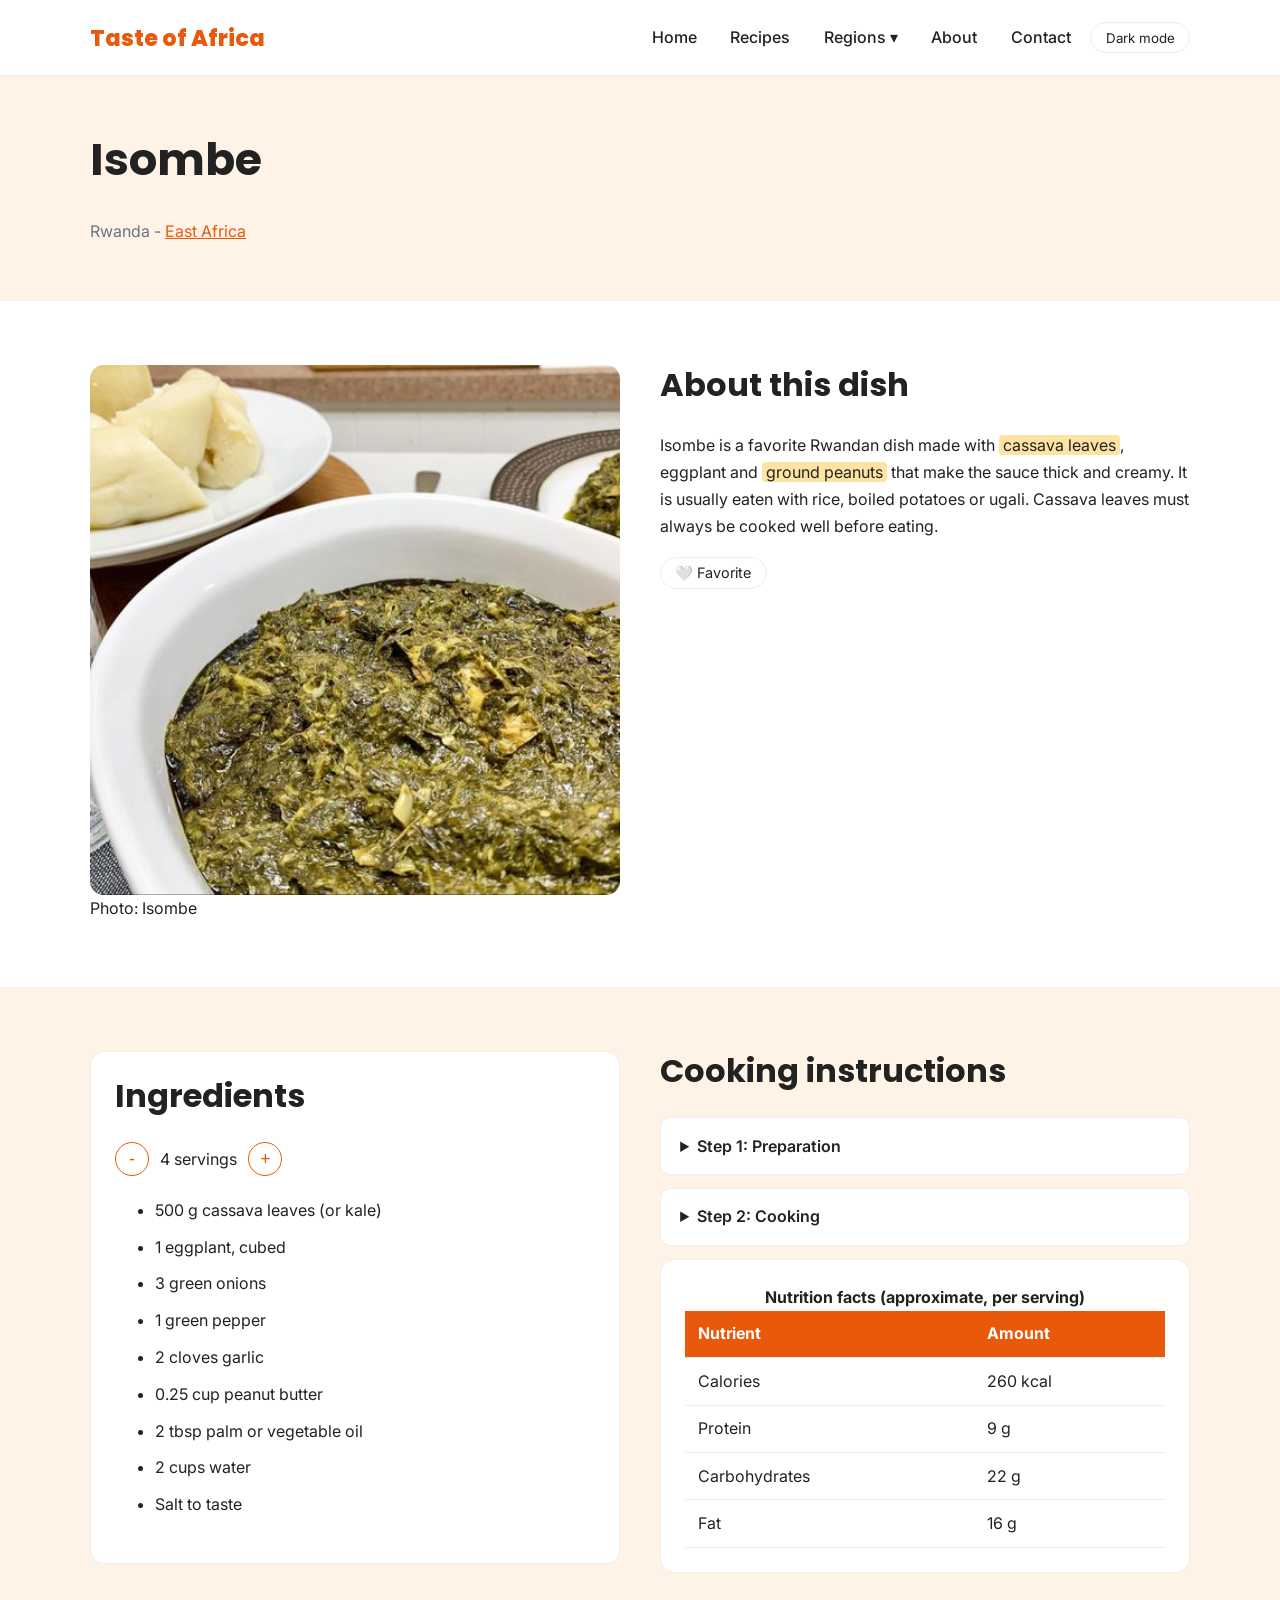
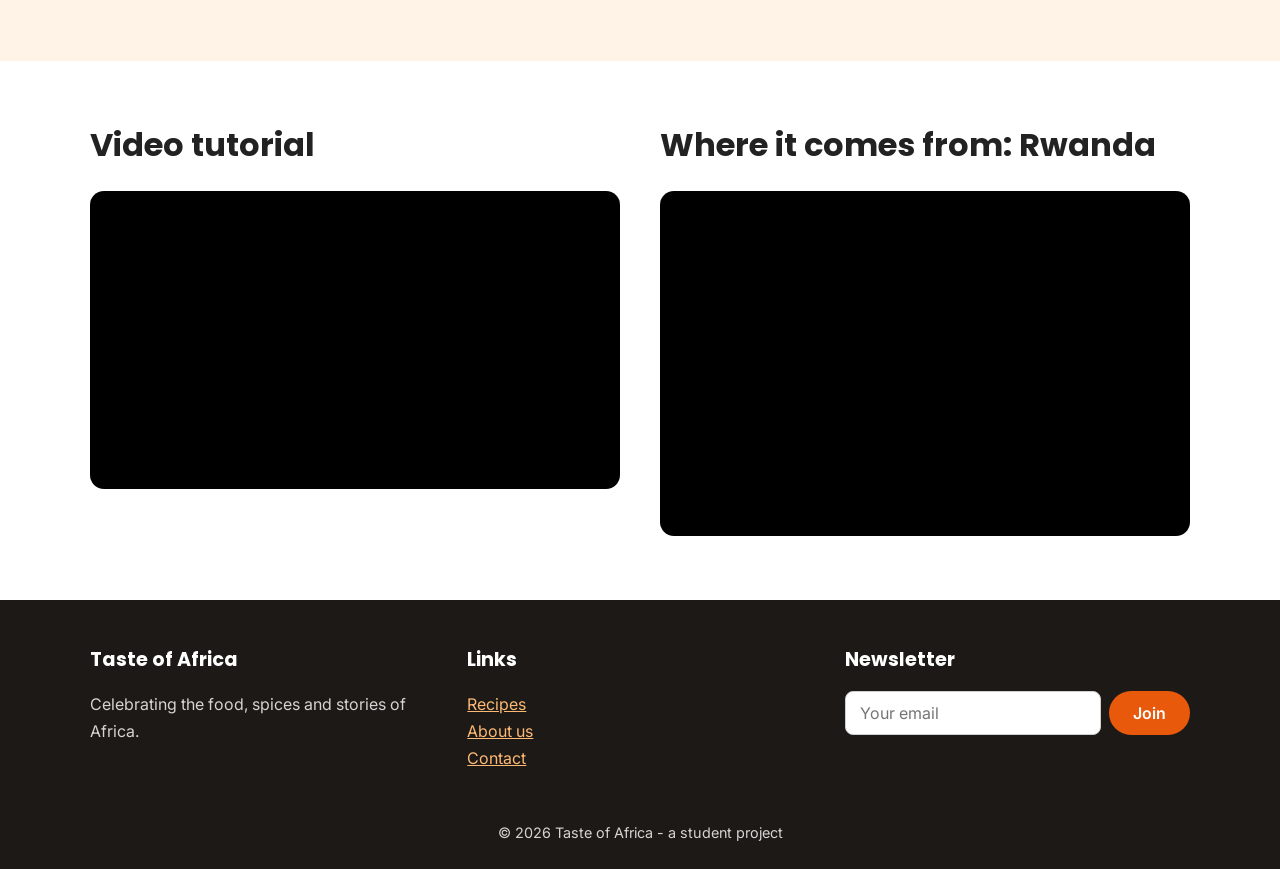
<file: isombe.html>
<!DOCTYPE html>
<html lang="en">
<head>
  <meta charset="UTF-8">
  <meta name="viewport" content="width=device-width, initial-scale=1.0">
  <title>Isombe | Taste of Africa</title>
  <link rel="stylesheet" href="styles.css">
</head>
<body>
  <header>
    <div class="container nav-bar">
      <a href="index.html" class="logo">Taste of Africa</a>
      <nav>
        <ul>
          <li><a href="index.html">Home</a></li>
          <li><a href="recipes.html">Recipes</a></li>
          <li class="dropdown">
            <a href="west-africa.html">Regions &#9662;</a>
            <ul class="dropdown-menu">
            <li><a href="west-africa.html">West Africa</a></li>
            <li><a href="north-africa.html">North Africa</a></li>
            <li><a href="east-africa.html">East Africa</a></li>
            <li><a href="southern-africa.html">Southern Africa</a></li>
            </ul>
          </li>
          <li><a href="about.html">About</a></li>
          <li><a href="contact.html">Contact</a></li>
          <li><button id="dark-btn" type="button">Dark mode</button></li>
        </ul>
      </nav>
    </div>
  </header>

  <main>
    <div class="page-title">
      <div class="container">
        <h1>Isombe</h1>
        <p>Rwanda - <a href="east-africa.html">East Africa</a></p>
      </div>
    </div>

    <section>
      <div class="container two-columns">
        <figure style="margin:0">
          <img src="images/isombe.jpg" alt="A plate of Isombe" class="recipe-img">
          <figcaption>Photo: Isombe</figcaption>
        </figure>
        <div>
          <h2>About this dish</h2>
          <p>Isombe is a favorite Rwandan dish made with <mark>cassava leaves</mark>, eggplant and <mark>ground peanuts</mark> that make the sauce thick and creamy. It is usually eaten with rice, boiled potatoes or ugali. Cassava leaves must always be cooked well before eating.</p>
          <button type="button" class="fav-btn" data-id="isombe">🤍 Favorite</button>
        </div>
      </div>
    </section>

    <section class="section-soft">
      <div class="container two-columns">
        <div class="box">
          <h2>Ingredients</h2>
          <div class="servings">
            <button type="button" id="minus">-</button>
            <span id="servings-text">4 servings</span>
            <button type="button" id="plus">+</button>
          </div>
          <ul class="ingredients">
            <li><span class="amount" data-amount="500">500</span> g cassava leaves (or kale)</li>
            <li><span class="amount" data-amount="1">1</span> eggplant, cubed</li>
            <li><span class="amount" data-amount="3">3</span> green onions</li>
            <li><span class="amount" data-amount="1">1</span> green pepper</li>
            <li><span class="amount" data-amount="2">2</span> cloves garlic</li>
            <li><span class="amount" data-amount="0.25">0.25</span> cup peanut butter</li>
            <li><span class="amount" data-amount="2">2</span> tbsp palm or vegetable oil</li>
            <li><span class="amount" data-amount="2">2</span> cups water</li>
            <li>Salt to taste</li>
          </ul>
        </div>
        <div>
          <h2>Cooking instructions</h2>
          <details>
            <summary>Step 1: Preparation</summary>
            <ol>
              <li>Wash the cassava leaves and chop them small.</li>
              <li>Boil the leaves in water for 20 minutes, then drain.</li>
            </ol>
          </details>
          <details>
            <summary>Step 2: Cooking</summary>
            <ol>
              <li>Heat the oil and cook the green onions, green pepper and garlic until soft.</li>
              <li>Add the leaves, eggplant and water, cover and simmer for 30 minutes.</li>
              <li>Stir in the peanut butter and cook for 10 more minutes.</li>
              <li>Add salt and serve hot with rice or potatoes.</li>
            </ol>
          </details>
          <div class="box">
            <table>
              <caption><strong>Nutrition facts (approximate, per serving)</strong></caption>
              <thead>
                <tr><th>Nutrient</th><th>Amount</th></tr>
              </thead>
              <tbody>
                <tr><td>Calories</td><td>260 kcal</td></tr>
                <tr><td>Protein</td><td>9 g</td></tr>
                <tr><td>Carbohydrates</td><td>22 g</td></tr>
                <tr><td>Fat</td><td>16 g</td></tr>
              </tbody>
            </table>
          </div>
        </div>
      </div>
    </section>

    <section>
      <div class="container two-columns">
        <div>
          <h2>Video tutorial</h2>
          <div class="video-box">
          <iframe src="https://www.youtube.com/embed/9srQN_fU1uI" title="How to cook Isombe" allowfullscreen></iframe>
        </div>
        </div>
        <div>
          <h2>Where it comes from: Rwanda</h2>
          <div class="map-box">
          <iframe src="https://www.google.com/maps?q=Rwanda&output=embed" title="Map of Rwanda"></iframe>
        </div>
        </div>
      </div>
    </section>
  </main>

  <footer>
    <div class="container footer-grid">
      <div>
        <h3>Taste of Africa</h3>
        <p>Celebrating the food, spices and stories of Africa.</p>
      </div>
      <div>
        <h3>Links</h3>
        <p><a href="recipes.html">Recipes</a><br><a href="about.html">About us</a><br><a href="contact.html">Contact</a></p>
      </div>
      <div>
        <h3>Newsletter</h3>
        <form id="newsletter-form" class="newsletter">
          <label for="newsletter-email" style="display:none">Email</label>
          <input type="email" id="newsletter-email" placeholder="Your email" required>
          <button type="submit" class="btn">Join</button>
        </form>
        <p id="newsletter-message"></p>
      </div>
    </div>
    <p class="copyright">&copy; 2026 Taste of Africa - a student project</p>
  </footer>

  <script src="script.js"></script>
</body>
</html>
</file>
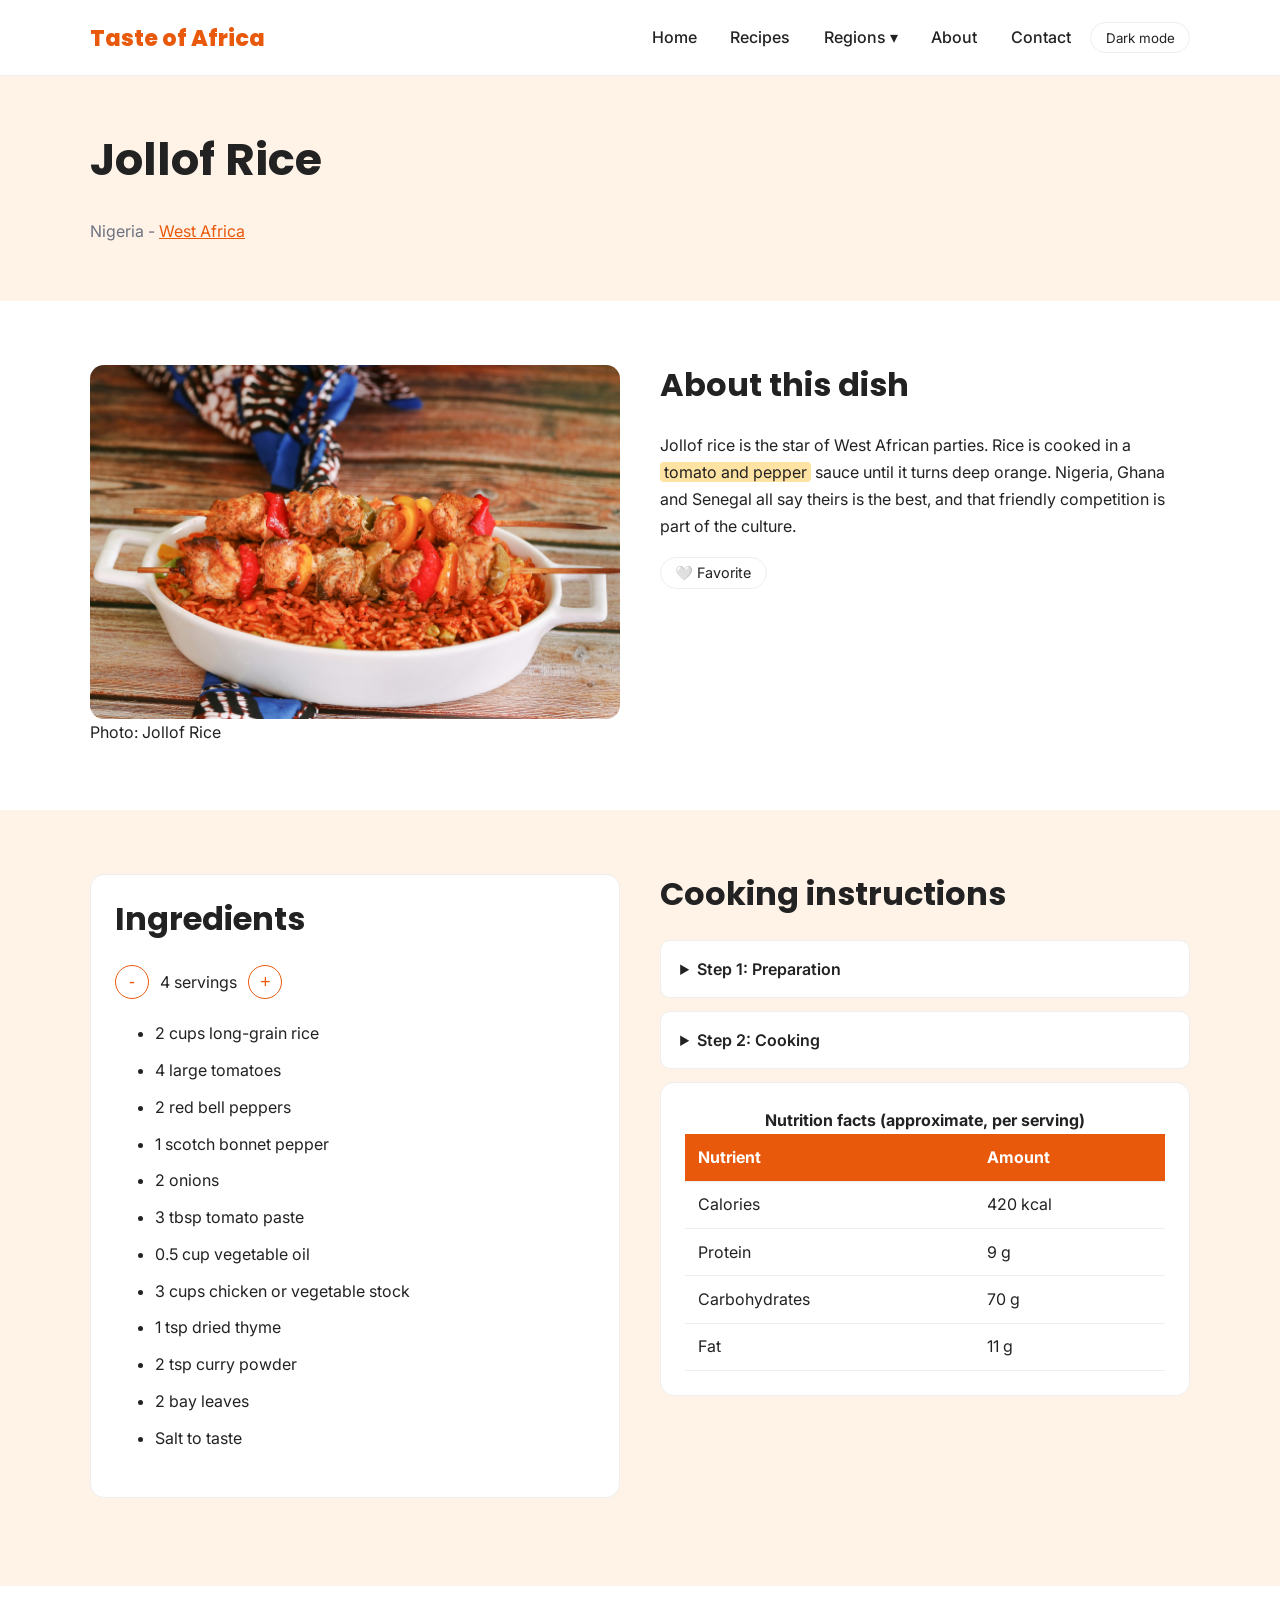
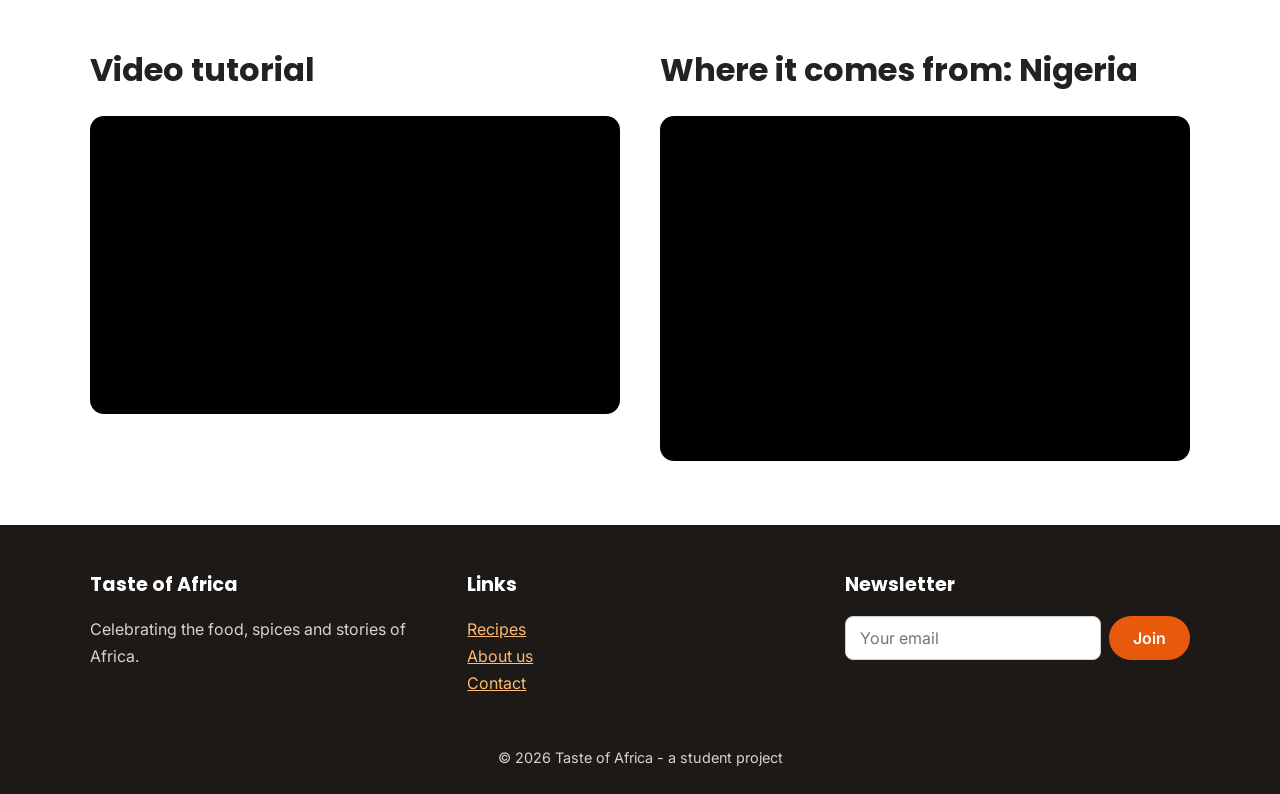
<file: jollof-rice.html>
<!DOCTYPE html>
<html lang="en">
<head>
  <meta charset="UTF-8">
  <meta name="viewport" content="width=device-width, initial-scale=1.0">
  <title>Jollof Rice | Taste of Africa</title>
  <link rel="stylesheet" href="styles.css">
</head>
<body>
  <header>
    <div class="container nav-bar">
      <a href="index.html" class="logo">Taste of Africa</a>
      <nav>
        <ul>
          <li><a href="index.html">Home</a></li>
          <li><a href="recipes.html">Recipes</a></li>
          <li class="dropdown">
            <a href="west-africa.html">Regions &#9662;</a>
            <ul class="dropdown-menu">
            <li><a href="west-africa.html">West Africa</a></li>
            <li><a href="north-africa.html">North Africa</a></li>
            <li><a href="east-africa.html">East Africa</a></li>
            <li><a href="southern-africa.html">Southern Africa</a></li>
            </ul>
          </li>
          <li><a href="about.html">About</a></li>
          <li><a href="contact.html">Contact</a></li>
          <li><button id="dark-btn" type="button">Dark mode</button></li>
        </ul>
      </nav>
    </div>
  </header>

  <main>
    <div class="page-title">
      <div class="container">
        <h1>Jollof Rice</h1>
        <p>Nigeria - <a href="west-africa.html">West Africa</a></p>
      </div>
    </div>

    <section>
      <div class="container two-columns">
        <figure style="margin:0">
          <img src="images/jollof.jpg" alt="A plate of Jollof Rice" class="recipe-img">
          <figcaption>Photo: Jollof Rice</figcaption>
        </figure>
        <div>
          <h2>About this dish</h2>
          <p>Jollof rice is the star of West African parties. Rice is cooked in a <mark>tomato and pepper</mark> sauce until it turns deep orange. Nigeria, Ghana and Senegal all say theirs is the best, and that friendly competition is part of the culture.</p>
          <button type="button" class="fav-btn" data-id="jollof-rice">🤍 Favorite</button>
        </div>
      </div>
    </section>

    <section class="section-soft">
      <div class="container two-columns">
        <div class="box">
          <h2>Ingredients</h2>
          <div class="servings">
            <button type="button" id="minus">-</button>
            <span id="servings-text">4 servings</span>
            <button type="button" id="plus">+</button>
          </div>
          <ul class="ingredients">
            <li><span class="amount" data-amount="2">2</span> cups long-grain rice</li>
            <li><span class="amount" data-amount="4">4</span> large tomatoes</li>
            <li><span class="amount" data-amount="2">2</span> red bell peppers</li>
            <li><span class="amount" data-amount="1">1</span> scotch bonnet pepper</li>
            <li><span class="amount" data-amount="2">2</span> onions</li>
            <li><span class="amount" data-amount="3">3</span> tbsp tomato paste</li>
            <li><span class="amount" data-amount="0.5">0.5</span> cup vegetable oil</li>
            <li><span class="amount" data-amount="3">3</span> cups chicken or vegetable stock</li>
            <li><span class="amount" data-amount="1">1</span> tsp dried thyme</li>
            <li><span class="amount" data-amount="2">2</span> tsp curry powder</li>
            <li><span class="amount" data-amount="2">2</span> bay leaves</li>
            <li>Salt to taste</li>
          </ul>
        </div>
        <div>
          <h2>Cooking instructions</h2>
          <details>
            <summary>Step 1: Preparation</summary>
            <ol>
              <li>Blend the tomatoes, bell peppers, scotch bonnet and one onion until smooth.</li>
              <li>Wash the rice until the water runs clear, then drain it.</li>
            </ol>
          </details>
          <details>
            <summary>Step 2: Cooking</summary>
            <ol>
              <li>Heat the oil and fry the second sliced onion and the tomato paste for 5 minutes.</li>
              <li>Add the blended mix and let it simmer for 20 to 25 minutes until thick.</li>
              <li>Add thyme, curry powder, bay leaves, salt and the stock, then bring to a boil.</li>
              <li>Add the rice, cover tightly and cook on the lowest heat for 30 minutes.</li>
              <li>Fluff with a fork and serve with fried plantain or chicken.</li>
            </ol>
          </details>
          <div class="box">
            <table>
              <caption><strong>Nutrition facts (approximate, per serving)</strong></caption>
              <thead>
                <tr><th>Nutrient</th><th>Amount</th></tr>
              </thead>
              <tbody>
                <tr><td>Calories</td><td>420 kcal</td></tr>
                <tr><td>Protein</td><td>9 g</td></tr>
                <tr><td>Carbohydrates</td><td>70 g</td></tr>
                <tr><td>Fat</td><td>11 g</td></tr>
              </tbody>
            </table>
          </div>
        </div>
      </div>
    </section>

    <section>
      <div class="container two-columns">
        <div>
          <h2>Video tutorial</h2>
          <div class="video-box">
          <iframe src="https://www.youtube.com/embed/Ce494J7xlaw" title="How to cook Jollof Rice" allowfullscreen></iframe>
        </div>
        </div>
        <div>
          <h2>Where it comes from: Nigeria</h2>
          <div class="map-box">
          <iframe src="https://www.google.com/maps?q=Nigeria&output=embed" title="Map of Nigeria"></iframe>
        </div>
        </div>
      </div>
    </section>
  </main>

  <footer>
    <div class="container footer-grid">
      <div>
        <h3>Taste of Africa</h3>
        <p>Celebrating the food, spices and stories of Africa.</p>
      </div>
      <div>
        <h3>Links</h3>
        <p><a href="recipes.html">Recipes</a><br><a href="about.html">About us</a><br><a href="contact.html">Contact</a></p>
      </div>
      <div>
        <h3>Newsletter</h3>
        <form id="newsletter-form" class="newsletter">
          <label for="newsletter-email" style="display:none">Email</label>
          <input type="email" id="newsletter-email" placeholder="Your email" required>
          <button type="submit" class="btn">Join</button>
        </form>
        <p id="newsletter-message"></p>
      </div>
    </div>
    <p class="copyright">&copy; 2026 Taste of Africa - a student project</p>
  </footer>

  <script src="script.js"></script>
</body>
</html>
</file>
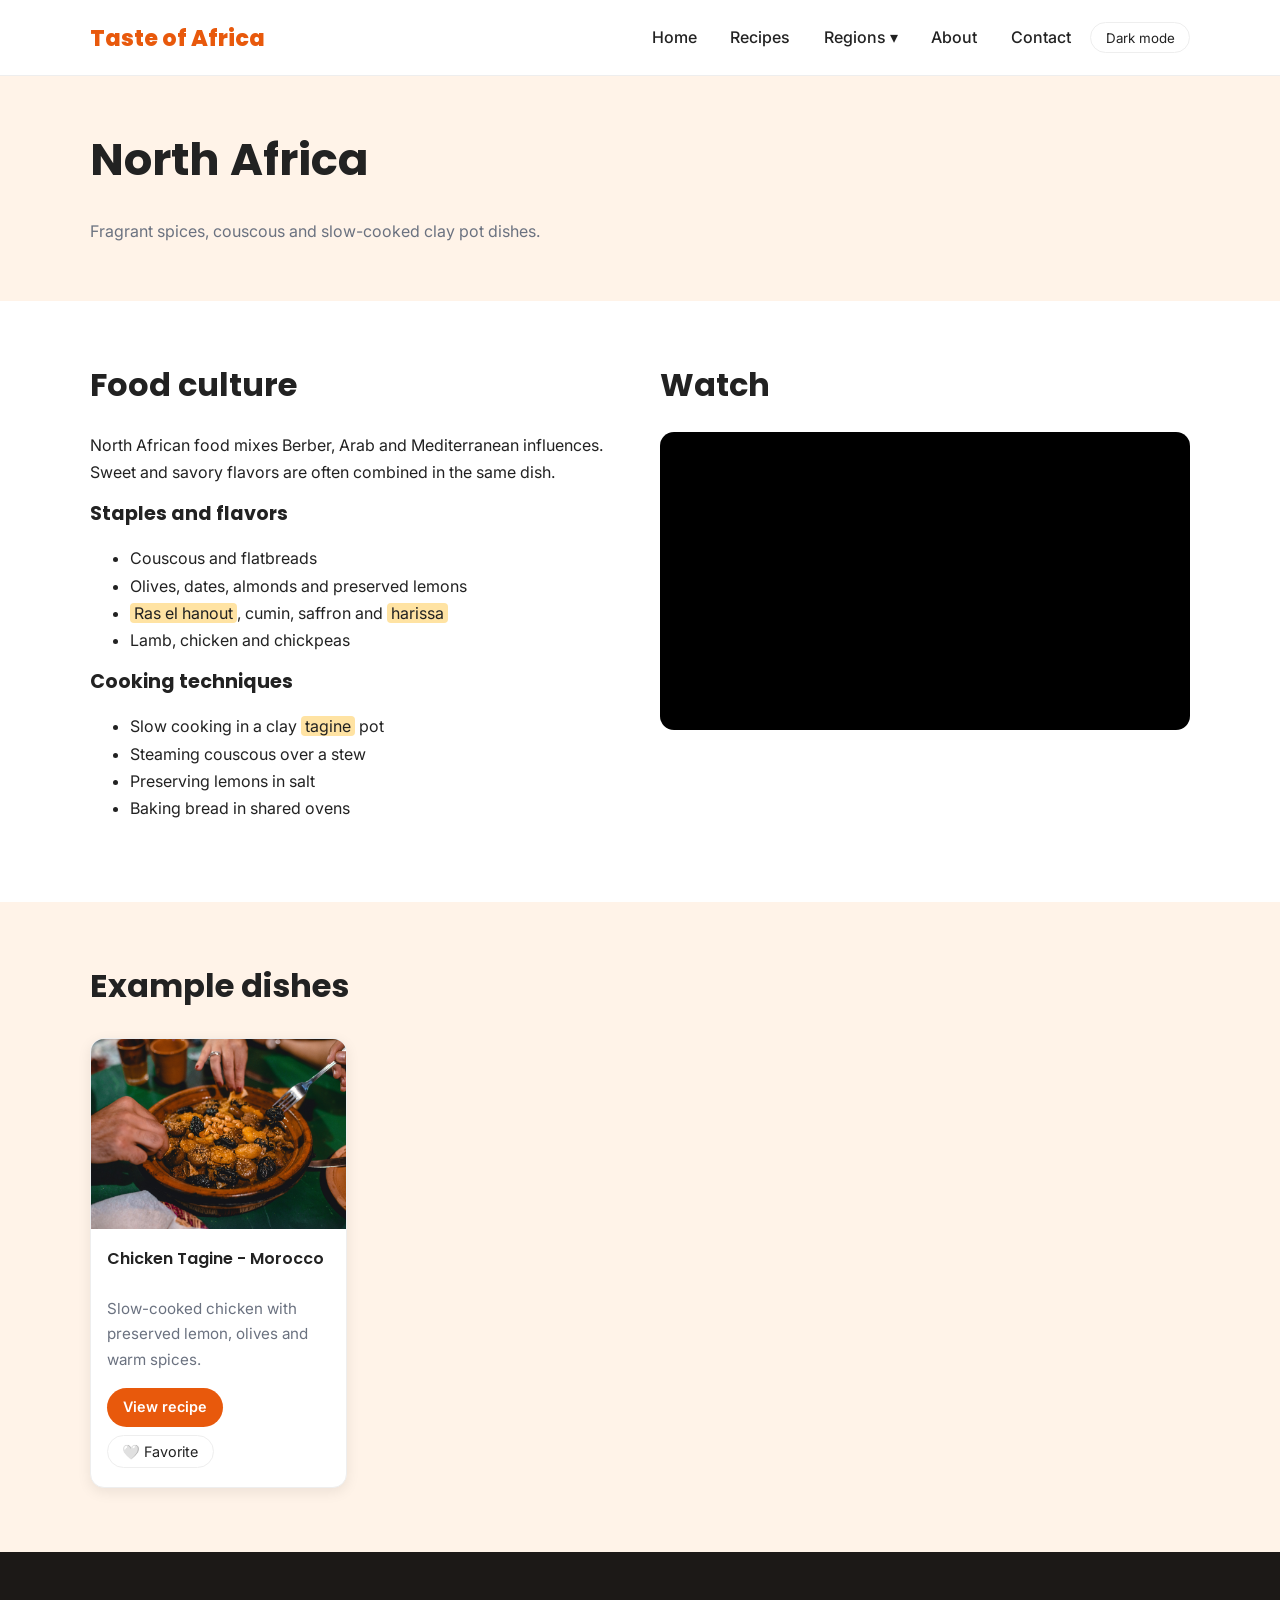
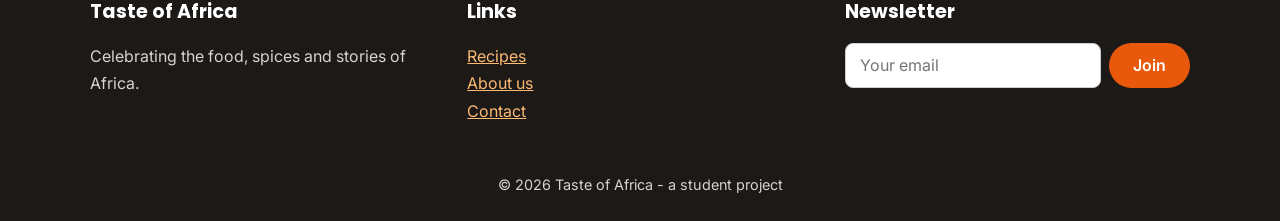
<file: north-africa.html>
<!DOCTYPE html>
<html lang="en">
<head>
  <meta charset="UTF-8">
  <meta name="viewport" content="width=device-width, initial-scale=1.0">
  <title>North Africa | Taste of Africa</title>
  <link rel="stylesheet" href="styles.css">
</head>
<body>
  <header>
    <div class="container nav-bar">
      <a href="index.html" class="logo">Taste of Africa</a>
      <nav>
        <ul>
          <li><a href="index.html">Home</a></li>
          <li><a href="recipes.html">Recipes</a></li>
          <li class="dropdown">
            <a href="west-africa.html">Regions &#9662;</a>
            <ul class="dropdown-menu">
            <li><a href="west-africa.html">West Africa</a></li>
            <li><a href="north-africa.html">North Africa</a></li>
            <li><a href="east-africa.html">East Africa</a></li>
            <li><a href="southern-africa.html">Southern Africa</a></li>
            </ul>
          </li>
          <li><a href="about.html">About</a></li>
          <li><a href="contact.html">Contact</a></li>
          <li><button id="dark-btn" type="button">Dark mode</button></li>
        </ul>
      </nav>
    </div>
  </header>

  <main>
    <div class="page-title">
      <div class="container">
        <h1>North Africa</h1>
        <p>Fragrant spices, couscous and slow-cooked clay pot dishes.</p>
      </div>
    </div>

    <section>
      <div class="container two-columns">
        <div>
          <h2>Food culture</h2>
          <p>North African food mixes Berber, Arab and Mediterranean influences. Sweet and savory flavors are often combined in the same dish.</p>
          <h3>Staples and flavors</h3>
          <ul>
          <li>Couscous and flatbreads</li>
          <li>Olives, dates, almonds and preserved lemons</li>
          <li><mark>Ras el hanout</mark>, cumin, saffron and <mark>harissa</mark></li>
          <li>Lamb, chicken and chickpeas</li>
          </ul>
          <h3>Cooking techniques</h3>
          <ul>
          <li>Slow cooking in a clay <mark>tagine</mark> pot</li>
          <li>Steaming couscous over a stew</li>
          <li>Preserving lemons in salt</li>
          <li>Baking bread in shared ovens</li>
          </ul>
        </div>
        <div>
          <h2>Watch</h2>
          <div class="video-box">
          <iframe src="https://www.youtube.com/embed/wyMqTA9dfkA" title="Cooking from North Africa" allowfullscreen></iframe>
        </div>
        </div>
      </div>
    </section>

    <section class="section-soft">
      <div class="container">
        <h2>Example dishes</h2>
        <div class="grid">
        <article class="card recipe-card" data-region="north-africa" data-id="chicken-tagine">
          <figure>
            <img src="images/tagine.jpg" alt="Chicken Tagine from Morocco">
            <figcaption>Chicken Tagine - Morocco</figcaption>
          </figure>
          <div class="card-body">
            <p>Slow-cooked chicken with preserved lemon, olives and warm spices.</p>
            <div class="card-buttons">
              <a href="chicken-tagine.html" class="btn small-btn">View recipe</a>
              <button type="button" class="fav-btn" data-id="chicken-tagine">🤍 Favorite</button>
            </div>
          </div>
        </article>
        </div>
      </div>
    </section>
  </main>

  <footer>
    <div class="container footer-grid">
      <div>
        <h3>Taste of Africa</h3>
        <p>Celebrating the food, spices and stories of Africa.</p>
      </div>
      <div>
        <h3>Links</h3>
        <p><a href="recipes.html">Recipes</a><br><a href="about.html">About us</a><br><a href="contact.html">Contact</a></p>
      </div>
      <div>
        <h3>Newsletter</h3>
        <form id="newsletter-form" class="newsletter">
          <label for="newsletter-email" style="display:none">Email</label>
          <input type="email" id="newsletter-email" placeholder="Your email" required>
          <button type="submit" class="btn">Join</button>
        </form>
        <p id="newsletter-message"></p>
      </div>
    </div>
    <p class="copyright">&copy; 2026 Taste of Africa - a student project</p>
  </footer>

  <script src="script.js"></script>
</body>
</html>
</file>
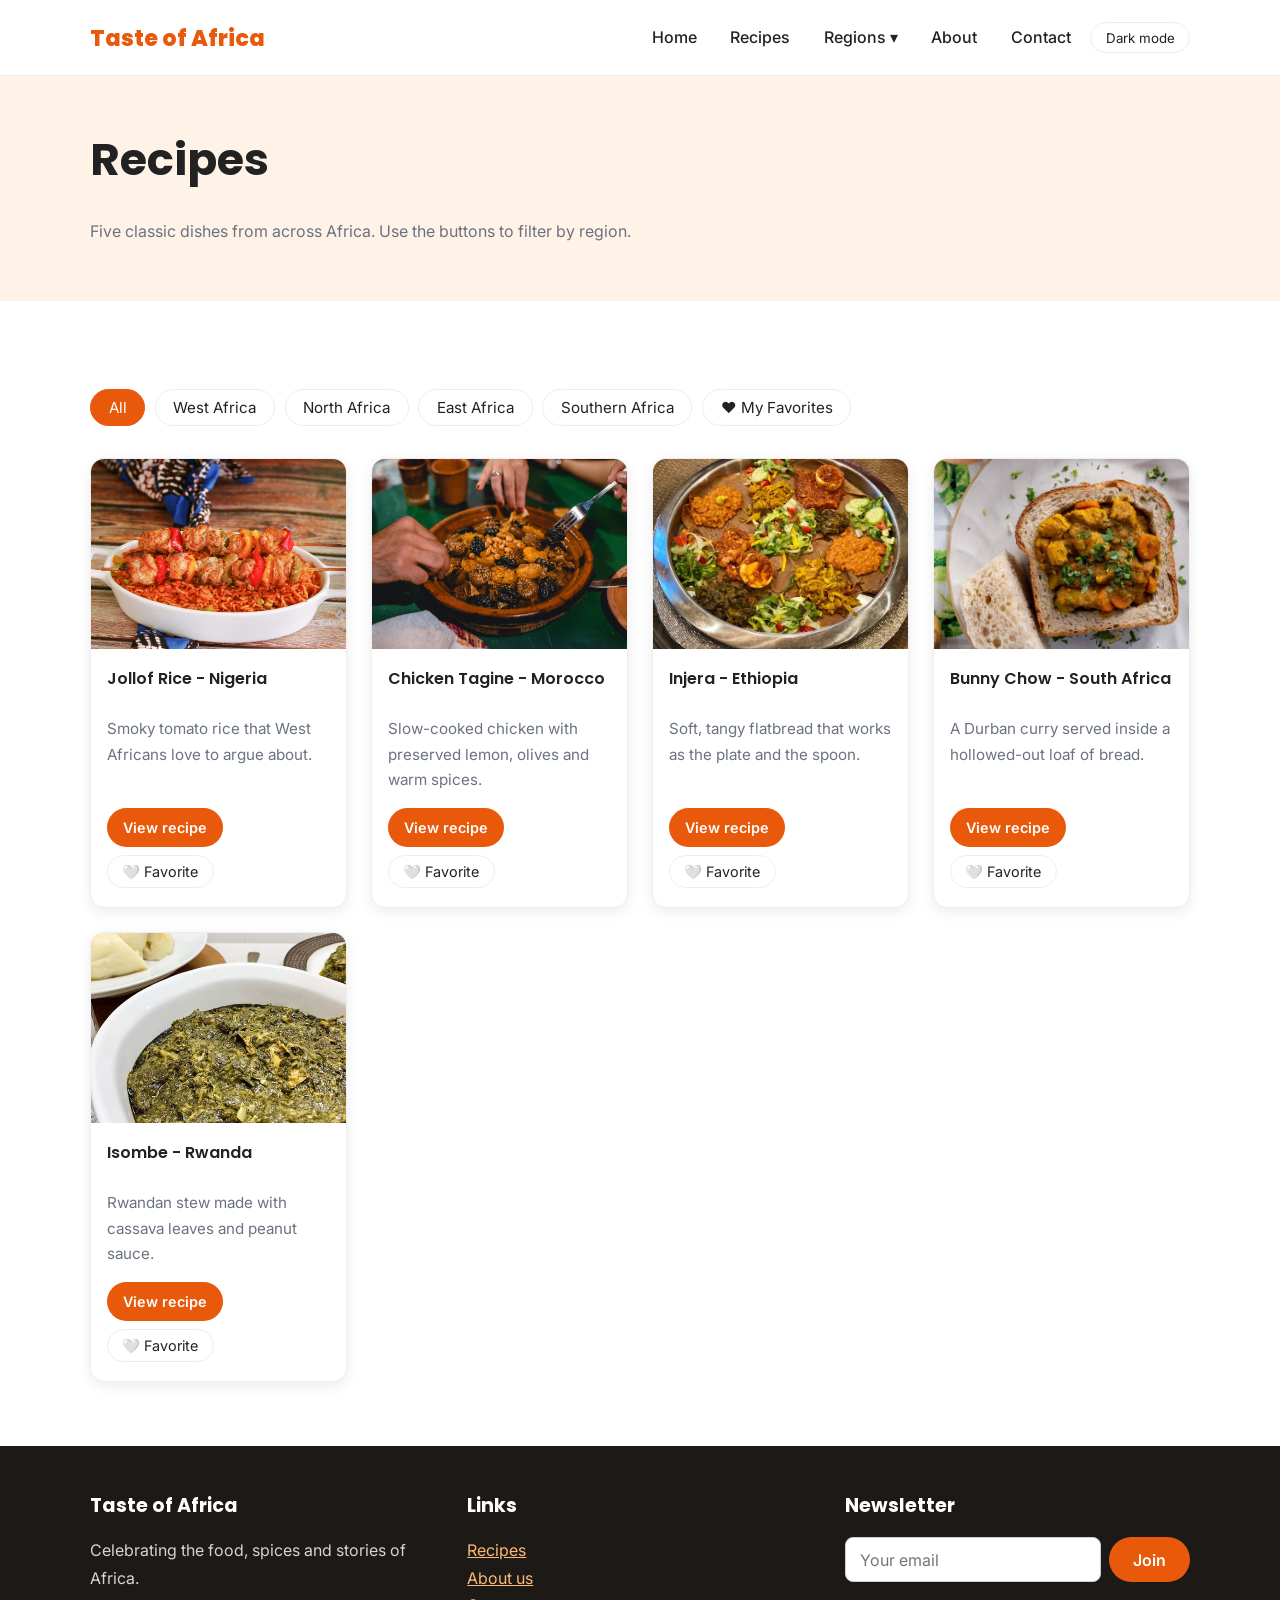
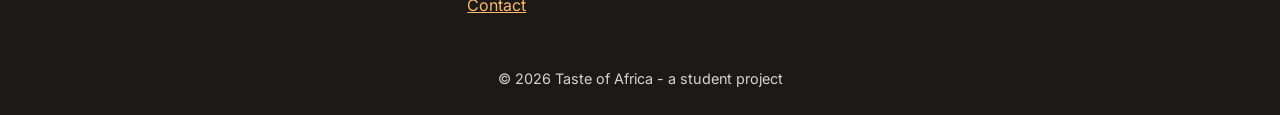
<file: recipes.html>
<!DOCTYPE html>
<html lang="en">
<head>
  <meta charset="UTF-8">
  <meta name="viewport" content="width=device-width, initial-scale=1.0">
  <title>Recipes | Taste of Africa</title>
  <link rel="stylesheet" href="styles.css">
</head>
<body>
  <header>
    <div class="container nav-bar">
      <a href="index.html" class="logo">Taste of Africa</a>
      <nav>
        <ul>
          <li><a href="index.html">Home</a></li>
          <li><a href="recipes.html">Recipes</a></li>
          <li class="dropdown">
            <a href="west-africa.html">Regions &#9662;</a>
            <ul class="dropdown-menu">
            <li><a href="west-africa.html">West Africa</a></li>
            <li><a href="north-africa.html">North Africa</a></li>
            <li><a href="east-africa.html">East Africa</a></li>
            <li><a href="southern-africa.html">Southern Africa</a></li>
            </ul>
          </li>
          <li><a href="about.html">About</a></li>
          <li><a href="contact.html">Contact</a></li>
          <li><button id="dark-btn" type="button">Dark mode</button></li>
        </ul>
      </nav>
    </div>
  </header>

  <main>
    <div class="page-title">
      <div class="container">
        <h1>Recipes</h1>
        <p>Five classic dishes from across Africa. Use the buttons to filter by region.</p>
      </div>
    </div>

    <section>
      <div class="container">
        <div class="filters">
        <button type="button" class="filter-btn active" data-region="all">All</button>
        <button type="button" class="filter-btn" data-region="west-africa">West Africa</button>
        <button type="button" class="filter-btn" data-region="north-africa">North Africa</button>
        <button type="button" class="filter-btn" data-region="east-africa">East Africa</button>
        <button type="button" class="filter-btn" data-region="southern-africa">Southern Africa</button>
        <button type="button" class="filter-btn" data-region="favorites">❤️ My Favorites</button>
        </div>
        <div class="grid">
        <article class="card recipe-card" data-region="west-africa" data-id="jollof-rice">
          <figure>
            <img src="images/jollof.jpg" alt="Jollof Rice from Nigeria">
            <figcaption>Jollof Rice - Nigeria</figcaption>
          </figure>
          <div class="card-body">
            <p>Smoky tomato rice that West Africans love to argue about.</p>
            <div class="card-buttons">
              <a href="jollof-rice.html" class="btn small-btn">View recipe</a>
              <button type="button" class="fav-btn" data-id="jollof-rice">🤍 Favorite</button>
            </div>
          </div>
        </article>
        <article class="card recipe-card" data-region="north-africa" data-id="chicken-tagine">
          <figure>
            <img src="images/tagine.jpg" alt="Chicken Tagine from Morocco">
            <figcaption>Chicken Tagine - Morocco</figcaption>
          </figure>
          <div class="card-body">
            <p>Slow-cooked chicken with preserved lemon, olives and warm spices.</p>
            <div class="card-buttons">
              <a href="chicken-tagine.html" class="btn small-btn">View recipe</a>
              <button type="button" class="fav-btn" data-id="chicken-tagine">🤍 Favorite</button>
            </div>
          </div>
        </article>
        <article class="card recipe-card" data-region="east-africa" data-id="injera">
          <figure>
            <img src="images/injera.jpg" alt="Injera from Ethiopia">
            <figcaption>Injera - Ethiopia</figcaption>
          </figure>
          <div class="card-body">
            <p>Soft, tangy flatbread that works as the plate and the spoon.</p>
            <div class="card-buttons">
              <a href="injera.html" class="btn small-btn">View recipe</a>
              <button type="button" class="fav-btn" data-id="injera">🤍 Favorite</button>
            </div>
          </div>
        </article>
        <article class="card recipe-card" data-region="southern-africa" data-id="bunny-chow">
          <figure>
            <img src="images/bunny-chow.jpg" alt="Bunny Chow from South Africa">
            <figcaption>Bunny Chow - South Africa</figcaption>
          </figure>
          <div class="card-body">
            <p>A Durban curry served inside a hollowed-out loaf of bread.</p>
            <div class="card-buttons">
              <a href="bunny-chow.html" class="btn small-btn">View recipe</a>
              <button type="button" class="fav-btn" data-id="bunny-chow">🤍 Favorite</button>
            </div>
          </div>
        </article>
        <article class="card recipe-card" data-region="east-africa" data-id="isombe">
          <figure>
            <img src="images/isombe.jpg" alt="Isombe from Rwanda">
            <figcaption>Isombe - Rwanda</figcaption>
          </figure>
          <div class="card-body">
            <p>Rwandan stew made with cassava leaves and peanut sauce.</p>
            <div class="card-buttons">
              <a href="isombe.html" class="btn small-btn">View recipe</a>
              <button type="button" class="fav-btn" data-id="isombe">🤍 Favorite</button>
            </div>
          </div>
        </article>
        </div>
        <p id="empty-message" class="hidden">Nothing here yet. Click the 🤍 on a recipe to save it.</p>
      </div>
    </section>
  </main>

  <footer>
    <div class="container footer-grid">
      <div>
        <h3>Taste of Africa</h3>
        <p>Celebrating the food, spices and stories of Africa.</p>
      </div>
      <div>
        <h3>Links</h3>
        <p><a href="recipes.html">Recipes</a><br><a href="about.html">About us</a><br><a href="contact.html">Contact</a></p>
      </div>
      <div>
        <h3>Newsletter</h3>
        <form id="newsletter-form" class="newsletter">
          <label for="newsletter-email" style="display:none">Email</label>
          <input type="email" id="newsletter-email" placeholder="Your email" required>
          <button type="submit" class="btn">Join</button>
        </form>
        <p id="newsletter-message"></p>
      </div>
    </div>
    <p class="copyright">&copy; 2026 Taste of Africa - a student project</p>
  </footer>

  <script src="script.js"></script>
</body>
</html>
</file>
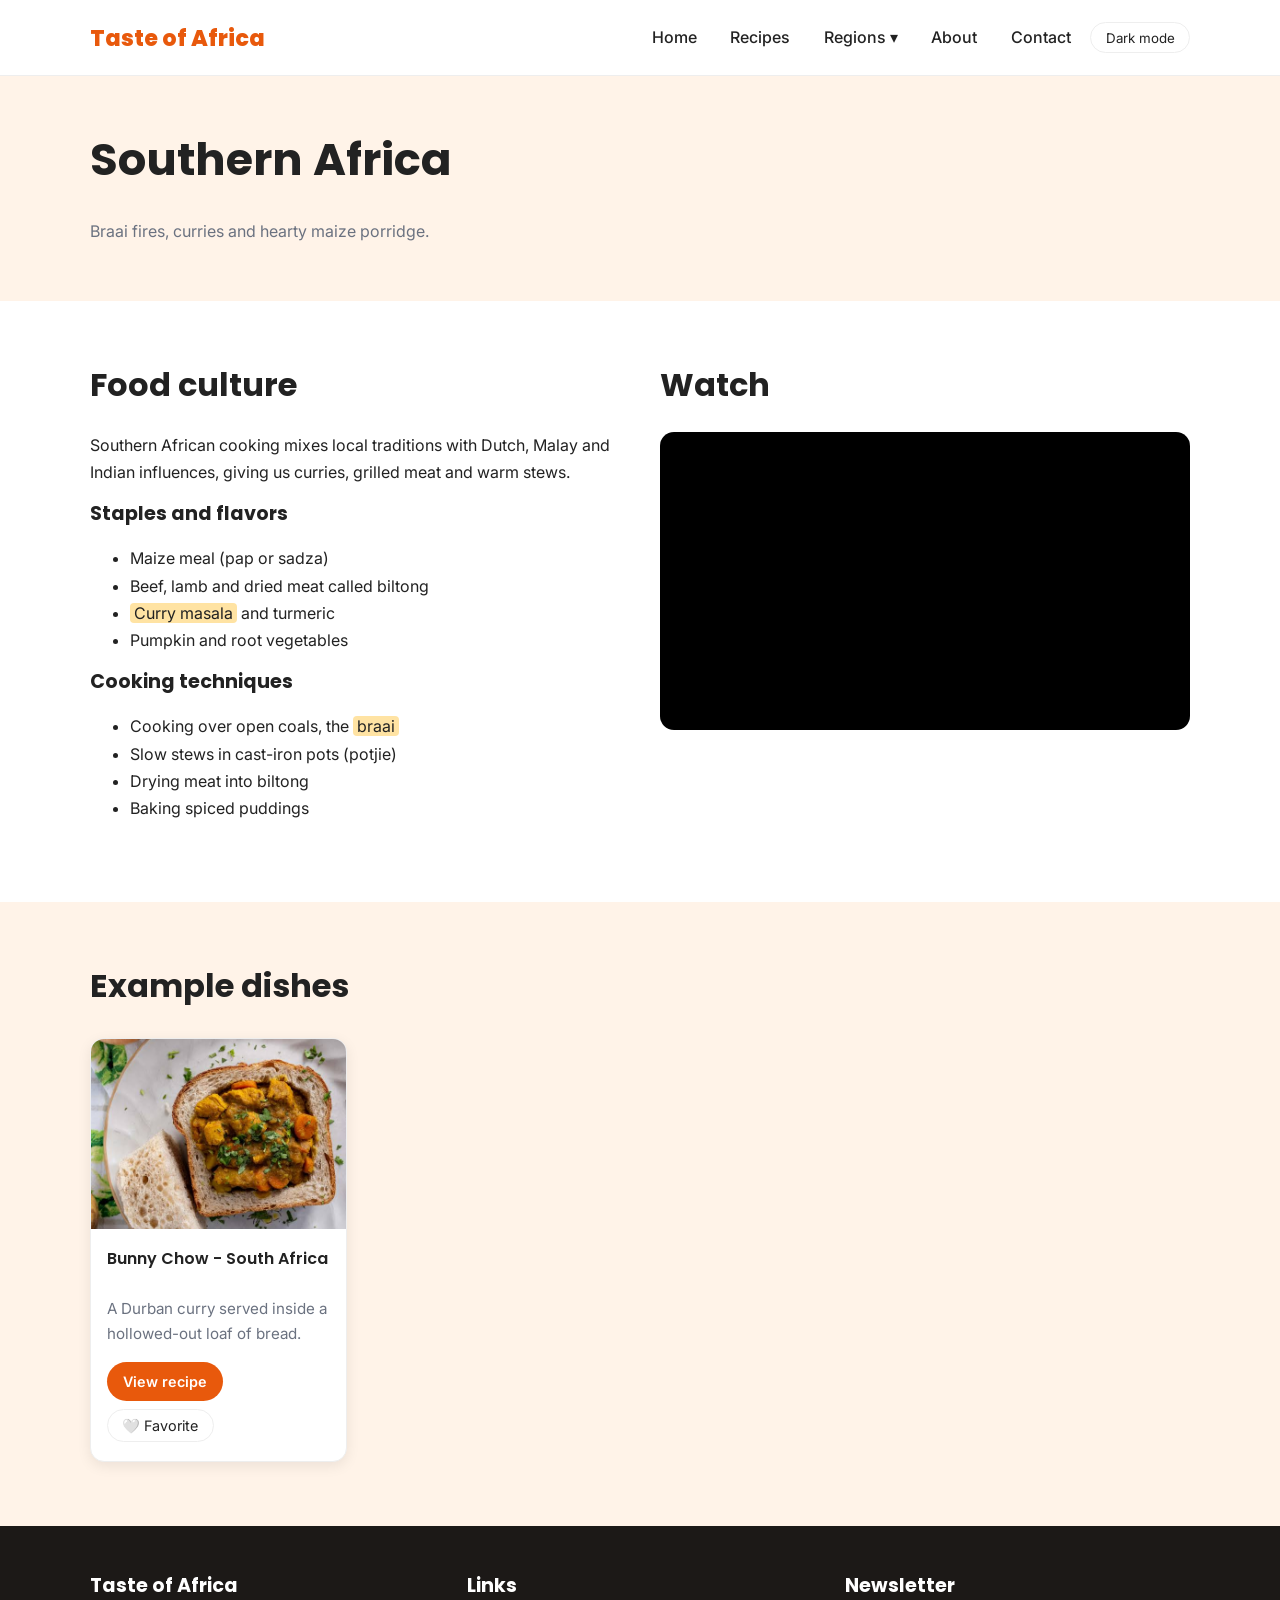
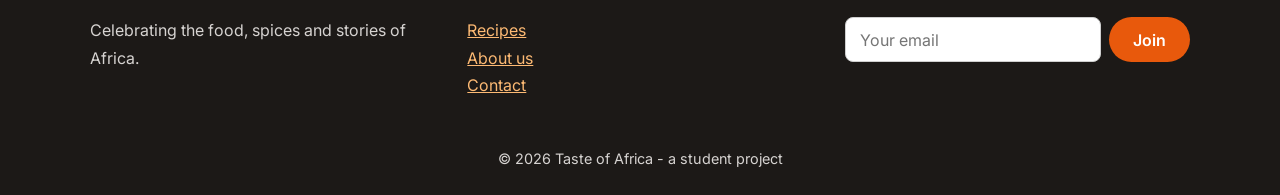
<file: southern-africa.html>
<!DOCTYPE html>
<html lang="en">
<head>
  <meta charset="UTF-8">
  <meta name="viewport" content="width=device-width, initial-scale=1.0">
  <title>Southern Africa | Taste of Africa</title>
  <link rel="stylesheet" href="styles.css">
</head>
<body>
  <header>
    <div class="container nav-bar">
      <a href="index.html" class="logo">Taste of Africa</a>
      <nav>
        <ul>
          <li><a href="index.html">Home</a></li>
          <li><a href="recipes.html">Recipes</a></li>
          <li class="dropdown">
            <a href="west-africa.html">Regions &#9662;</a>
            <ul class="dropdown-menu">
            <li><a href="west-africa.html">West Africa</a></li>
            <li><a href="north-africa.html">North Africa</a></li>
            <li><a href="east-africa.html">East Africa</a></li>
            <li><a href="southern-africa.html">Southern Africa</a></li>
            </ul>
          </li>
          <li><a href="about.html">About</a></li>
          <li><a href="contact.html">Contact</a></li>
          <li><button id="dark-btn" type="button">Dark mode</button></li>
        </ul>
      </nav>
    </div>
  </header>

  <main>
    <div class="page-title">
      <div class="container">
        <h1>Southern Africa</h1>
        <p>Braai fires, curries and hearty maize porridge.</p>
      </div>
    </div>

    <section>
      <div class="container two-columns">
        <div>
          <h2>Food culture</h2>
          <p>Southern African cooking mixes local traditions with Dutch, Malay and Indian influences, giving us curries, grilled meat and warm stews.</p>
          <h3>Staples and flavors</h3>
          <ul>
          <li>Maize meal (pap or sadza)</li>
          <li>Beef, lamb and dried meat called biltong</li>
          <li><mark>Curry masala</mark> and turmeric</li>
          <li>Pumpkin and root vegetables</li>
          </ul>
          <h3>Cooking techniques</h3>
          <ul>
          <li>Cooking over open coals, the <mark>braai</mark></li>
          <li>Slow stews in cast-iron pots (potjie)</li>
          <li>Drying meat into biltong</li>
          <li>Baking spiced puddings</li>
          </ul>
        </div>
        <div>
          <h2>Watch</h2>
          <div class="video-box">
          <iframe src="https://www.youtube.com/embed/wuWNkFNZrUU" title="Cooking from Southern Africa" allowfullscreen></iframe>
        </div>
        </div>
      </div>
    </section>

    <section class="section-soft">
      <div class="container">
        <h2>Example dishes</h2>
        <div class="grid">
        <article class="card recipe-card" data-region="southern-africa" data-id="bunny-chow">
          <figure>
            <img src="images/bunny-chow.jpg" alt="Bunny Chow from South Africa">
            <figcaption>Bunny Chow - South Africa</figcaption>
          </figure>
          <div class="card-body">
            <p>A Durban curry served inside a hollowed-out loaf of bread.</p>
            <div class="card-buttons">
              <a href="bunny-chow.html" class="btn small-btn">View recipe</a>
              <button type="button" class="fav-btn" data-id="bunny-chow">🤍 Favorite</button>
            </div>
          </div>
        </article>
        </div>
      </div>
    </section>
  </main>

  <footer>
    <div class="container footer-grid">
      <div>
        <h3>Taste of Africa</h3>
        <p>Celebrating the food, spices and stories of Africa.</p>
      </div>
      <div>
        <h3>Links</h3>
        <p><a href="recipes.html">Recipes</a><br><a href="about.html">About us</a><br><a href="contact.html">Contact</a></p>
      </div>
      <div>
        <h3>Newsletter</h3>
        <form id="newsletter-form" class="newsletter">
          <label for="newsletter-email" style="display:none">Email</label>
          <input type="email" id="newsletter-email" placeholder="Your email" required>
          <button type="submit" class="btn">Join</button>
        </form>
        <p id="newsletter-message"></p>
      </div>
    </div>
    <p class="copyright">&copy; 2026 Taste of Africa - a student project</p>
  </footer>

  <script src="script.js"></script>
</body>
</html>
</file>
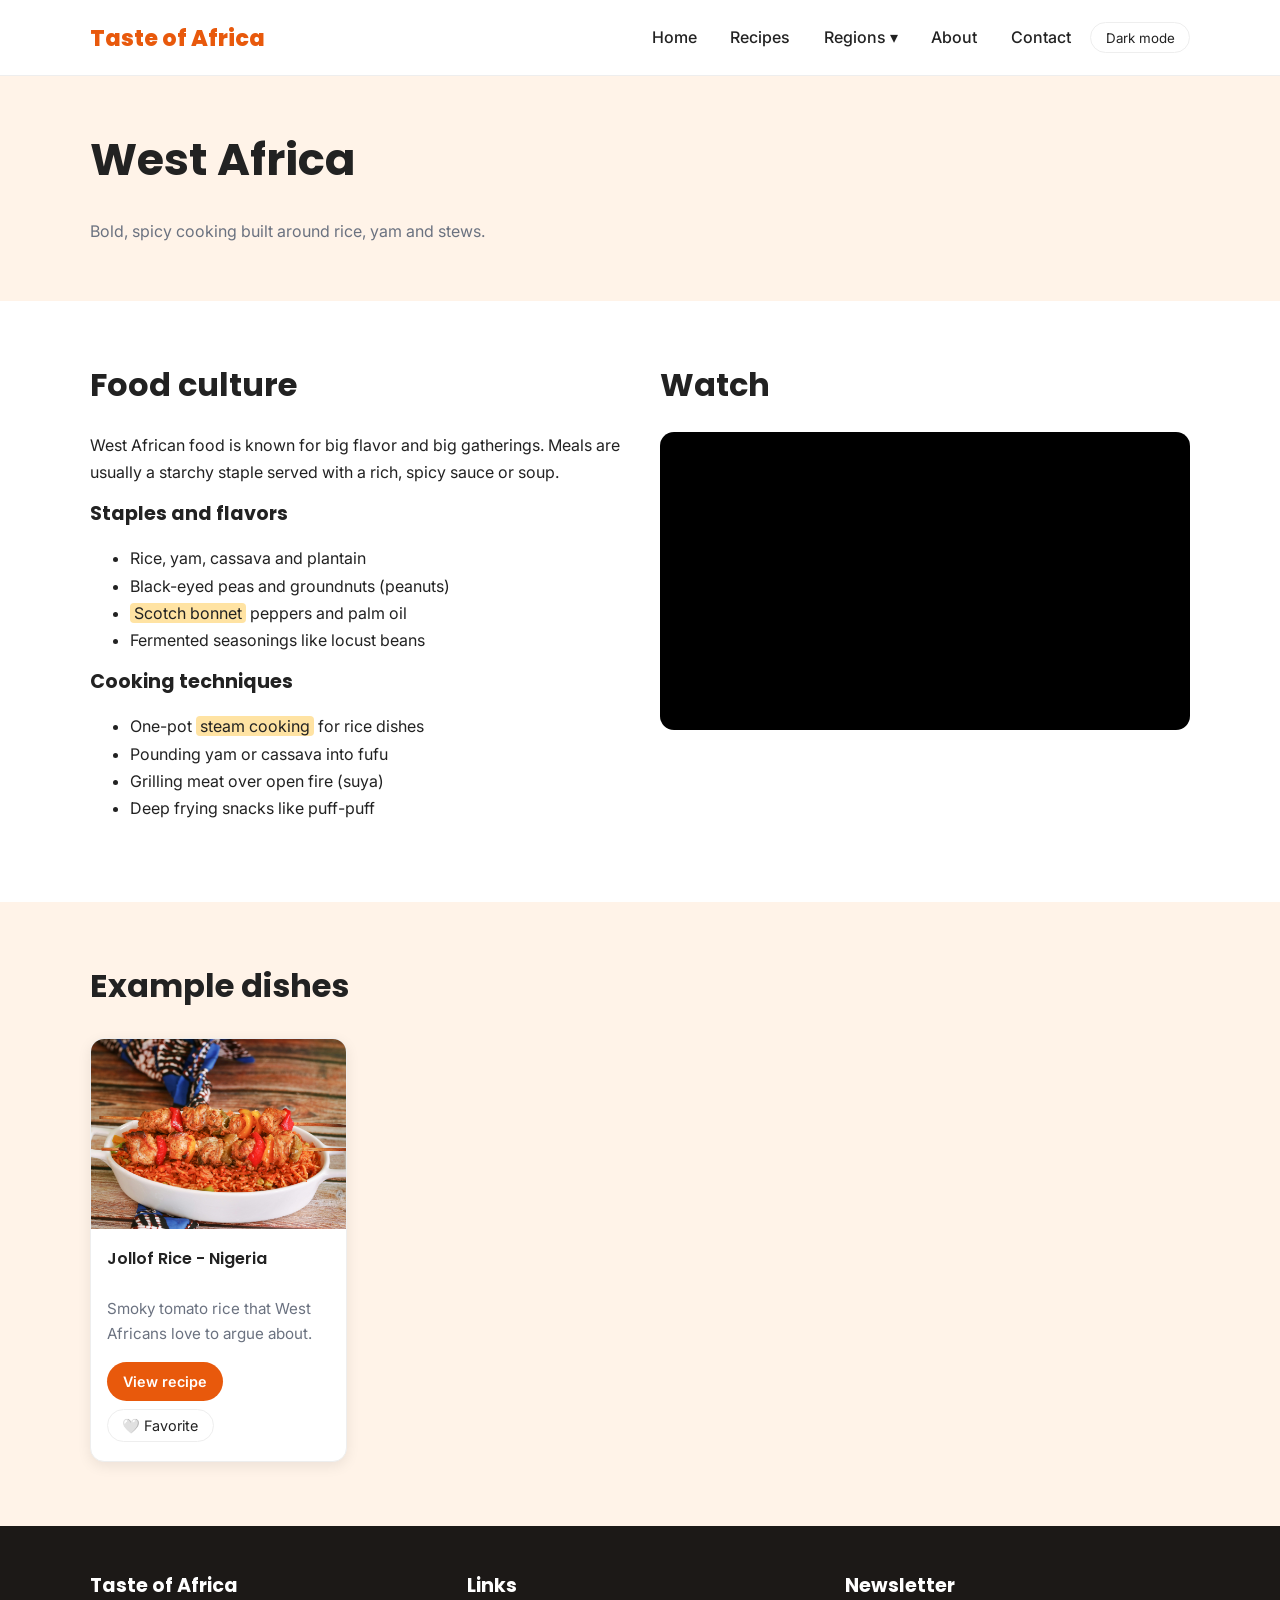
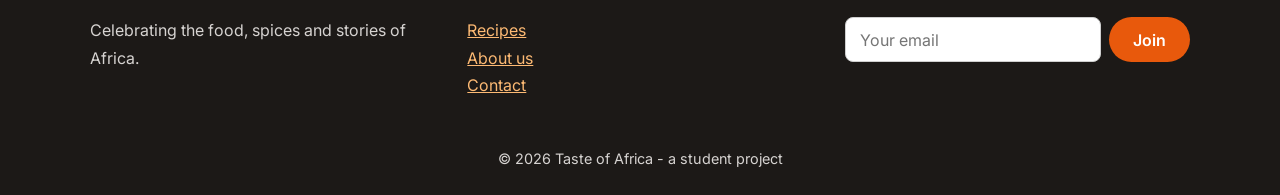
<file: west-africa.html>
<!DOCTYPE html>
<html lang="en">
<head>
  <meta charset="UTF-8">
  <meta name="viewport" content="width=device-width, initial-scale=1.0">
  <title>West Africa | Taste of Africa</title>
  <link rel="stylesheet" href="styles.css">
</head>
<body>
  <header>
    <div class="container nav-bar">
      <a href="index.html" class="logo">Taste of Africa</a>
      <nav>
        <ul>
          <li><a href="index.html">Home</a></li>
          <li><a href="recipes.html">Recipes</a></li>
          <li class="dropdown">
            <a href="west-africa.html">Regions &#9662;</a>
            <ul class="dropdown-menu">
            <li><a href="west-africa.html">West Africa</a></li>
            <li><a href="north-africa.html">North Africa</a></li>
            <li><a href="east-africa.html">East Africa</a></li>
            <li><a href="southern-africa.html">Southern Africa</a></li>
            </ul>
          </li>
          <li><a href="about.html">About</a></li>
          <li><a href="contact.html">Contact</a></li>
          <li><button id="dark-btn" type="button">Dark mode</button></li>
        </ul>
      </nav>
    </div>
  </header>

  <main>
    <div class="page-title">
      <div class="container">
        <h1>West Africa</h1>
        <p>Bold, spicy cooking built around rice, yam and stews.</p>
      </div>
    </div>

    <section>
      <div class="container two-columns">
        <div>
          <h2>Food culture</h2>
          <p>West African food is known for big flavor and big gatherings. Meals are usually a starchy staple served with a rich, spicy sauce or soup.</p>
          <h3>Staples and flavors</h3>
          <ul>
          <li>Rice, yam, cassava and plantain</li>
          <li>Black-eyed peas and groundnuts (peanuts)</li>
          <li><mark>Scotch bonnet</mark> peppers and palm oil</li>
          <li>Fermented seasonings like locust beans</li>
          </ul>
          <h3>Cooking techniques</h3>
          <ul>
          <li>One-pot <mark>steam cooking</mark> for rice dishes</li>
          <li>Pounding yam or cassava into fufu</li>
          <li>Grilling meat over open fire (suya)</li>
          <li>Deep frying snacks like puff-puff</li>
          </ul>
        </div>
        <div>
          <h2>Watch</h2>
          <div class="video-box">
          <iframe src="https://www.youtube.com/embed/CJFLTJ-NDyc" title="Cooking from West Africa" allowfullscreen></iframe>
        </div>
        </div>
      </div>
    </section>

    <section class="section-soft">
      <div class="container">
        <h2>Example dishes</h2>
        <div class="grid">
        <article class="card recipe-card" data-region="west-africa" data-id="jollof-rice">
          <figure>
            <img src="images/jollof.jpg" alt="Jollof Rice from Nigeria">
            <figcaption>Jollof Rice - Nigeria</figcaption>
          </figure>
          <div class="card-body">
            <p>Smoky tomato rice that West Africans love to argue about.</p>
            <div class="card-buttons">
              <a href="jollof-rice.html" class="btn small-btn">View recipe</a>
              <button type="button" class="fav-btn" data-id="jollof-rice">🤍 Favorite</button>
            </div>
          </div>
        </article>
        </div>
      </div>
    </section>
  </main>

  <footer>
    <div class="container footer-grid">
      <div>
        <h3>Taste of Africa</h3>
        <p>Celebrating the food, spices and stories of Africa.</p>
      </div>
      <div>
        <h3>Links</h3>
        <p><a href="recipes.html">Recipes</a><br><a href="about.html">About us</a><br><a href="contact.html">Contact</a></p>
      </div>
      <div>
        <h3>Newsletter</h3>
        <form id="newsletter-form" class="newsletter">
          <label for="newsletter-email" style="display:none">Email</label>
          <input type="email" id="newsletter-email" placeholder="Your email" required>
          <button type="submit" class="btn">Join</button>
        </form>
        <p id="newsletter-message"></p>
      </div>
    </div>
    <p class="copyright">&copy; 2026 Taste of Africa - a student project</p>
  </footer>

  <script src="script.js"></script>
</body>
</html>
</file>
<file: styles.css>
/* Taste of Africa - styles.css */

/* Google Fonts: Poppins for headings, Inter for body text */
@import url('https://fonts.googleapis.com/css2?family=Inter:wght@400;500;600&family=Poppins:wght@600;700;800&display=swap');

/* ---------- colors (change them here and the whole site changes) ---------- */
:root {
  --accent: #e8590c;      /* burnt orange, like spice */
  --accent-dark: #c2410c;
  --soft: #fff3e8;        /* light orange background */
  --bg: #ffffff;
  --card: #ffffff;
  --text: #222222;
  --gray: #6b7280;
  --border: #eeeeee;
}

/* dark mode colors - the "dark" class is added to <body> by script.js */
body.dark {
  --soft: #2a211b;
  --bg: #161210;
  --card: #211a16;
  --text: #f3f3f3;
  --gray: #b5aca6;
  --border: #3a2f28;
}

/* ---------- basic styles ---------- */
* {
  box-sizing: border-box;
}

body {
  margin: 0;
  font-family: 'Inter', sans-serif;
  font-size: 1rem;
  line-height: 1.7;
  color: var(--text);
  background: var(--bg);
}

h1, h2, h3 {
  font-family: 'Poppins', sans-serif;
  line-height: 1.25;
  margin-top: 0;
}

h1 { font-size: 2.8rem; }
h2 { font-size: 2rem; }
h3 { font-size: 1.2rem; }

a { color: var(--accent); }

img {
  max-width: 100%;
  display: block;
}

.container {
  width: 90%;
  max-width: 1100px;
  margin: 0 auto;
}

section {
  padding: 4rem 0;
}

.section-soft {
  background: var(--soft);
}

.subtitle {
  color: var(--gray);
  max-width: 600px;
}

/* highlighted words (<mark>) */
mark {
  background: #ffe3a3;
  color: #222;
  padding: 0 4px;
  border-radius: 4px;
}

/* ---------- header and navigation ---------- */
header {
  background: var(--bg);
  border-bottom: 1px solid var(--border);
  position: sticky;
  top: 0;
  z-index: 10;
}

.nav-bar {
  display: flex;
  justify-content: space-between;
  align-items: center;
  padding: 1rem 0;
  flex-wrap: wrap;
}

.logo {
  font-family: 'Poppins', sans-serif;
  font-weight: 800;
  font-size: 1.4rem;
  color: var(--accent);
  text-decoration: none;
}

nav ul {
  list-style: none;
  margin: 0;
  padding: 0;
  display: flex;
  gap: 0.3rem;
  align-items: center;
  flex-wrap: wrap;
}

nav a {
  display: block;
  padding: 0.5rem 0.9rem;
  color: var(--text);
  text-decoration: none;
  font-weight: 500;
  border-radius: 6px;
}

/* hover effect for the menu */
nav a:hover {
  color: var(--accent);
  background: var(--soft);
  text-decoration: underline;
}

/* dropdown menu for the regions */
.dropdown {
  position: relative;
}

.dropdown-menu {
  display: none;
  position: absolute;
  top: 100%;
  left: 0;
  min-width: 180px;
  background: var(--card);
  border: 1px solid var(--border);
  border-radius: 8px;
  box-shadow: 0 6px 20px rgba(0, 0, 0, 0.12);
  padding: 0.4rem;
  flex-direction: column;
  align-items: stretch;
}

.dropdown:hover .dropdown-menu,
.dropdown:focus-within .dropdown-menu {
  display: flex;
}

#dark-btn {
  background: none;
  border: 1px solid var(--border);
  color: var(--text);
  border-radius: 20px;
  padding: 0.4rem 0.9rem;
  cursor: pointer;
  font-family: inherit;
}

/* ---------- buttons ---------- */
.btn {
  display: inline-block;
  background: var(--accent);
  color: white;
  border: none;
  padding: 0.7rem 1.5rem;
  border-radius: 30px;
  font-family: inherit;
  font-size: 1rem;
  font-weight: 600;
  text-decoration: none;
  cursor: pointer;
}

.btn:hover {
  background: var(--accent-dark);
}

.btn-light {
  background: white;
  color: #222;
}

.btn-light:hover {
  background: #eeeeee;
}

/* ---------- hero (home page) ---------- */
.hero {
  min-height: 90vh;
  display: flex;
  align-items: center;
  color: white;
  /* dark overlay on top of the background image */
  background: linear-gradient(rgba(0, 0, 0, 0.55), rgba(0, 0, 0, 0.55)),
  url('images/hero.jpg') center / cover,
  linear-gradient(135deg, #7c2d12, #e8590c);
}

.hero-content {
  display: grid;
  grid-template-columns: 1fr 1fr;
  gap: 3rem;
  align-items: center;
}

.hero h1 {
  font-size: 3.4rem;
}

.hero p {
  font-size: 1.15rem;
  margin-bottom: 1.5rem;
}

.hero mark {
  background: var(--accent);
  color: white;
}

/* ---------- videos and maps ---------- */
.video-box,
.map-box {
  position: relative;
  width: 100%;
  padding-bottom: 56.25%;   /* keeps a 16:9 shape on every screen */
  border-radius: 14px;
  overflow: hidden;
  background: black;
}

.map-box {
  padding-bottom: 65%;
}

.video-box iframe,
.map-box iframe {
  position: absolute;
  top: 0;
  left: 0;
  width: 100%;
  height: 100%;
  border: 0;
}

/* ---------- cards ---------- */
.grid {
  display: grid;
  grid-template-columns: repeat(auto-fill, minmax(250px, 1fr));
  gap: 1.5rem;
  margin-top: 2rem;
}

.card {
  background: var(--card);
  border: 1px solid var(--border);
  border-radius: 14px;
  overflow: hidden;
  box-shadow: 0 4px 14px rgba(0, 0, 0, 0.08);
  display: flex;
  flex-direction: column;
}

.card:hover {
  box-shadow: 0 10px 24px rgba(0, 0, 0, 0.16);
}

.card figure {
  margin: 0;
}

.card img {
  width: 100%;
  height: 190px;
  object-fit: cover;
}

.card figcaption {
  font-family: 'Poppins', sans-serif;
  font-weight: 600;
  padding: 1rem 1rem 0;
}

.card-body {
  padding: 0.5rem 1rem 1.2rem;
  display: flex;
  flex-direction: column;
  flex: 1;
}

.card-body p {
  color: var(--gray);
  font-size: 0.95rem;
  flex: 1;
}

.card-buttons {
  display: flex;
  gap: 0.5rem;
  align-items: center;
  flex-wrap: wrap;
}

.small-btn {
  padding: 0.45rem 1rem;
  font-size: 0.9rem;
}

/* hidden is added by the filter in script.js */
.hidden {
  display: none;
}

.region-card {
  text-decoration: none;
  color: var(--text);
}

/* ---------- favorite button ---------- */
.fav-btn {
  background: none;
  border: 1px solid var(--border);
  color: var(--text);
  border-radius: 30px;
  padding: 0.4rem 0.9rem;
  cursor: pointer;
  font-family: inherit;
  font-size: 0.9rem;
}

.fav-btn.active {
  background: #ffe3e3;
  border-color: #e03131;
  color: #c92a2a;
}

/* ---------- filter buttons ---------- */
.filters {
  display: flex;
  flex-wrap: wrap;
  gap: 0.6rem;
  margin-top: 1.5rem;
}

.filter-btn {
  background: var(--card);
  color: var(--text);
  border: 1px solid var(--border);
  padding: 0.5rem 1.1rem;
  border-radius: 30px;
  cursor: pointer;
  font-family: inherit;
  font-size: 0.95rem;
}

.filter-btn:hover {
  border-color: var(--accent);
}

.filter-btn.active {
  background: var(--accent);
  border-color: var(--accent);
  color: white;
}

/* ---------- trends (home) ---------- */
.trend {
  background: var(--card);
  border-left: 5px solid var(--accent);
  border-radius: 10px;
  padding: 1.2rem 1.4rem;
  box-shadow: 0 4px 14px rgba(0, 0, 0, 0.06);
}

/* ---------- page title banner (inner pages) ---------- */
.page-title {
  background: var(--soft);
  padding: 3.5rem 0;
}

.page-title p {
  color: var(--gray);
  margin: 0;
}

/* ---------- recipe page ---------- */
.two-columns {
  display: grid;
  grid-template-columns: 1fr 1fr;
  gap: 2.5rem;
  align-items: start;
}

.recipe-img {
  width: 100%;
  border-radius: 14px;
}

.box {
  background: var(--card);
  border: 1px solid var(--border);
  border-radius: 14px;
  padding: 1.5rem;
  margin-bottom: 1.5rem;
}

.servings {
  display: flex;
  align-items: center;
  gap: 0.7rem;
  margin-bottom: 1rem;
}

.servings button {
  width: 34px;
  height: 34px;
  border-radius: 50%;
  border: 1px solid var(--accent);
  background: var(--card);
  color: var(--accent);
  font-size: 1.1rem;
  cursor: pointer;
}

.servings button:hover {
  background: var(--accent);
  color: white;
}

.ingredients li {
  padding: 0.3rem 0;
}

/* expandable instructions */
details {
  background: var(--card);
  border: 1px solid var(--border);
  border-radius: 10px;
  margin-bottom: 0.8rem;
}

summary {
  padding: 0.9rem 1.2rem;
  font-weight: 600;
  cursor: pointer;
}

details ol {
  margin: 0;
  padding: 0.5rem 1.2rem 1rem 2.5rem;
}

/* nutrition table */
table {
  width: 100%;
  border-collapse: collapse;
}

th, td {
  text-align: left;
  padding: 0.6rem 0.8rem;
  border-bottom: 1px solid var(--border);
}

thead th {
  background: var(--accent);
  color: white;
}

/* ---------- about page ---------- */
.mission {
  font-size: 1.3rem;
  font-weight: 500;
  background: var(--soft);
  border-left: 5px solid var(--accent);
  padding: 1.5rem 2rem;
  border-radius: 10px;
  margin: 0;
}

/* ---------- contact form ---------- */
.form-box {
  max-width: 600px;
  margin: 0 auto;
  background: var(--card);
  border: 1px solid var(--border);
  border-radius: 14px;
  padding: 2rem;
  box-shadow: 0 4px 14px rgba(0, 0, 0, 0.08);
}

.form-row {
  margin-bottom: 1.2rem;
}

label {
  display: block;
  font-weight: 600;
  margin-bottom: 0.3rem;
}

input,
select,
textarea {
  width: 100%;
  padding: 0.7rem 0.9rem;
  font-family: inherit;
  font-size: 1rem;
  color: var(--text);
  background: var(--bg);
  border: 1px solid #cfcfcf;
  border-radius: 8px;
}

/* focus state: the box glows orange when you click in it */
input:focus,
select:focus,
textarea:focus {
  outline: none;
  border-color: var(--accent);
  box-shadow: 0 0 0 3px rgba(232, 89, 12, 0.25);
}

textarea {
  height: 150px;
  resize: vertical;
}

.error {
  color: #e03131;
  font-weight: 600;
  margin: 0.3rem 0 0;
}

.thanks {
  text-align: center;
  background: #ebfbee;
  color: #2b8a3e;
  border: 1px solid #8ce99a;
  border-radius: 10px;
  padding: 2rem;
  font-size: 1.2rem;
}

/* ---------- footer ---------- */
footer {
  background: #1c1917;
  color: #d6d3d1;
  padding: 3rem 0 1.5rem;
}

footer h3 {
  color: white;
}

footer a {
  color: #fdba74;
}

.footer-grid {
  display: grid;
  grid-template-columns: repeat(auto-fit, minmax(240px, 1fr));
  gap: 2rem;
}

.newsletter {
  display: flex;
  gap: 0.5rem;
}

.copyright {
  text-align: center;
  margin: 2rem 0 0;
  font-size: 0.9rem;
}

/* ---------- small screens (phones and tablets) ---------- */
@media (max-width: 800px) {
  h1 { font-size: 2rem; }
  h2 { font-size: 1.6rem; }
  .hero h1 { font-size: 2.2rem; }
  .hero-content,
  .two-columns {
    grid-template-columns: 1fr;
  }
  .hero { min-height: auto; padding: 3rem 0; }
  section { padding: 2.5rem 0; }
  .nav-bar { gap: 0.5rem; }
}
</file>
